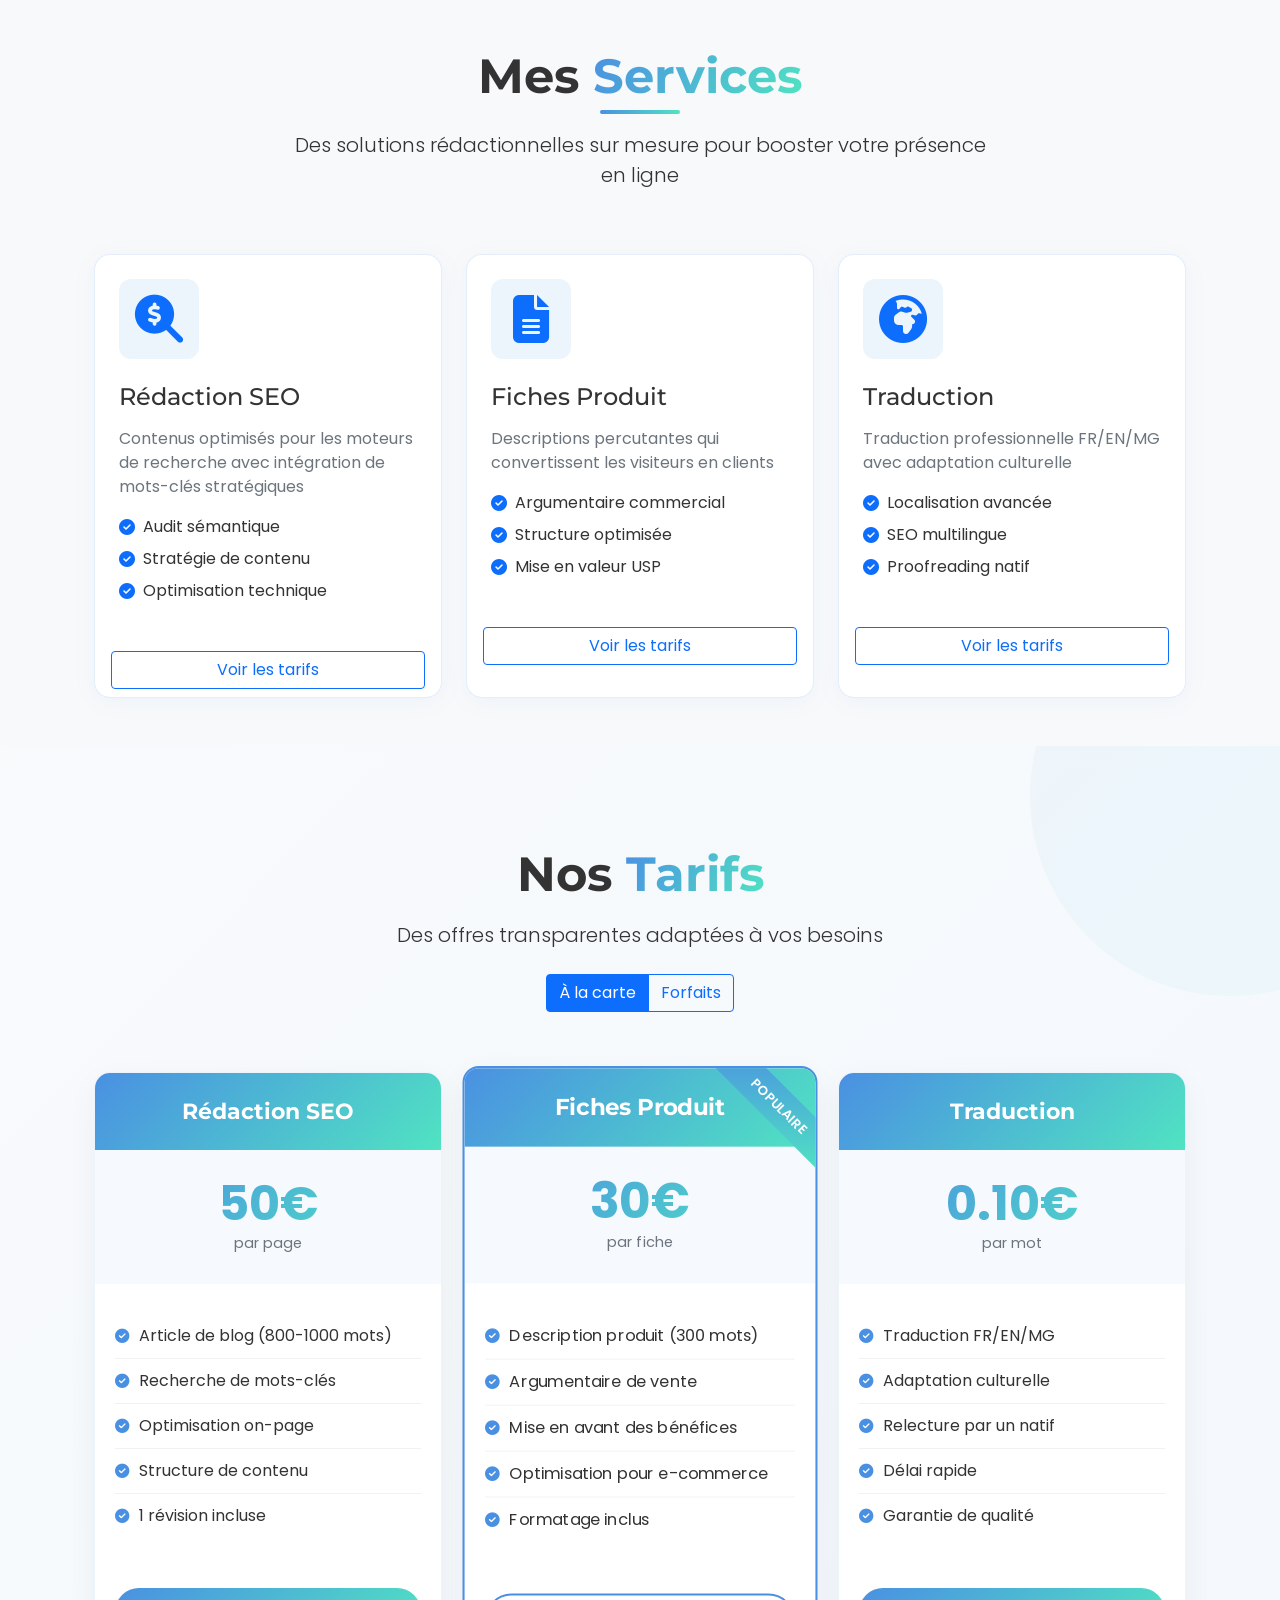
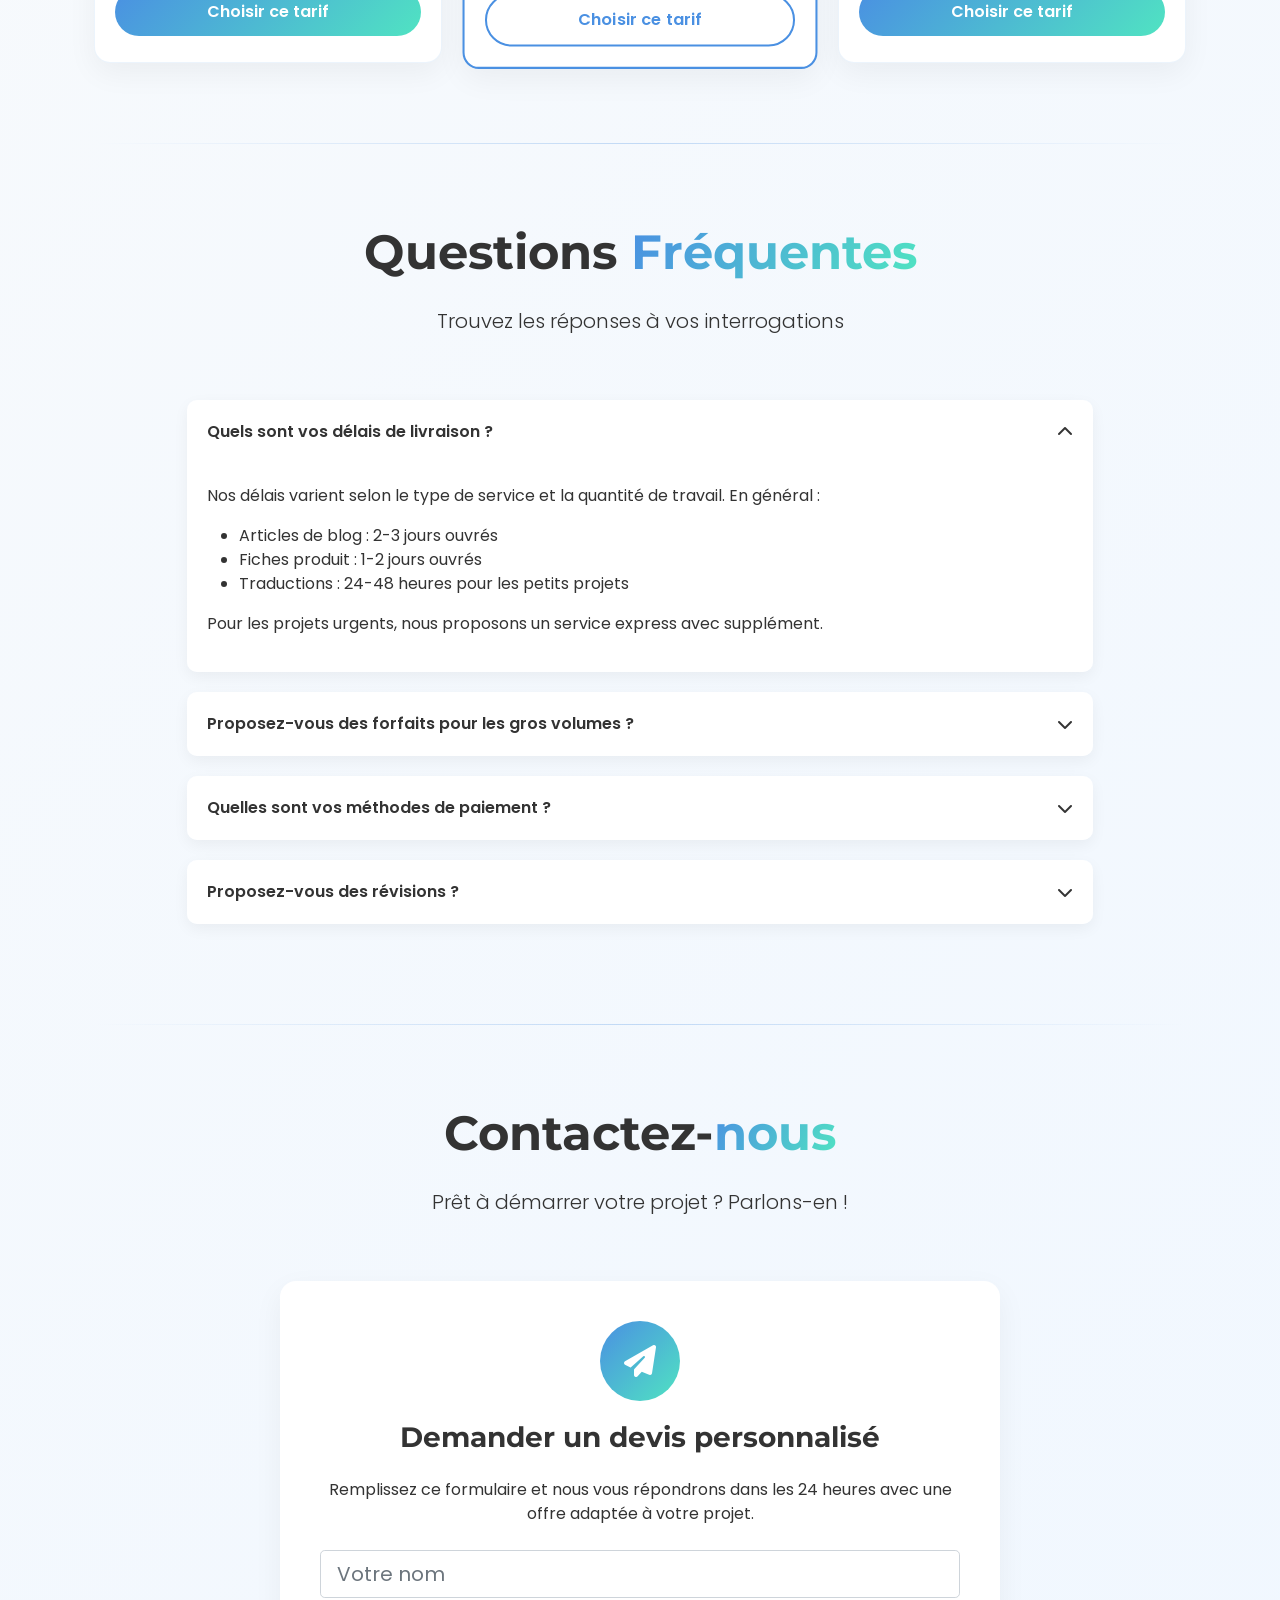
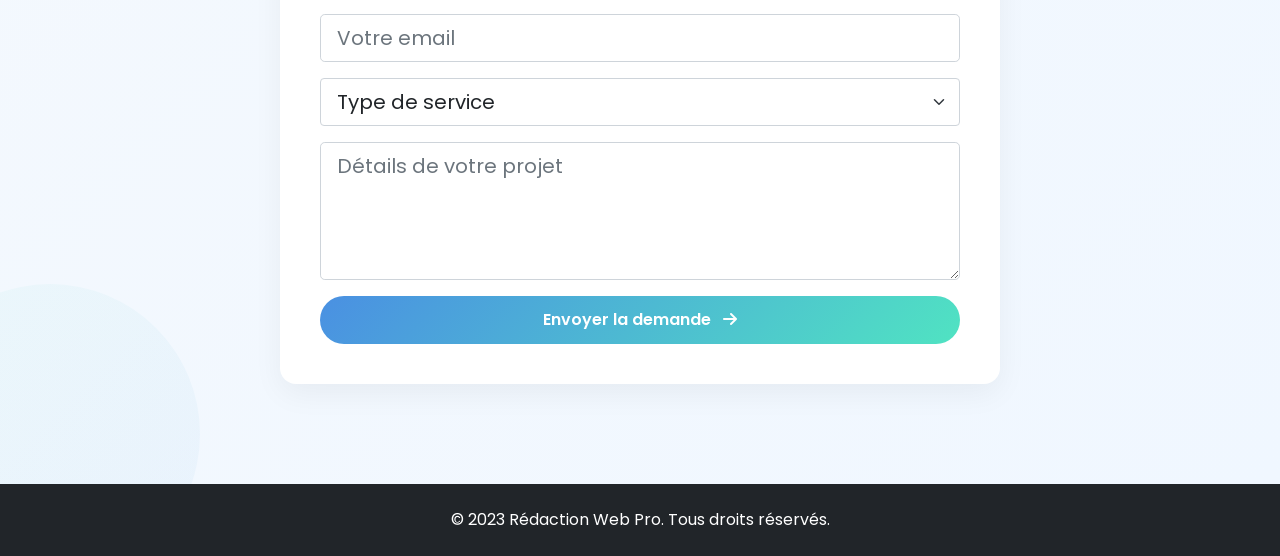
<file: faq.html>
<!DOCTYPE html>
<html lang="fr">
<head>
    <meta charset="UTF-8">
    <meta name="viewport" content="width=device-width, initial-scale=1.0">
    <title>Services et Tarifs - Rédaction Web</title>
    <link href="https://cdn.jsdelivr.net/npm/bootstrap@5.3.0/dist/css/bootstrap.min.css" rel="stylesheet">
    <link rel="stylesheet" href="https://cdnjs.cloudflare.com/ajax/libs/font-awesome/6.4.0/css/all.min.css">
    <link href="https://fonts.googleapis.com/css2?family=Montserrat:wght@400;500;600;700&family=Poppins:wght@300;400;500&display=swap" rel="stylesheet">
    <link rel="stylesheet" href="css/bootstrap.min.css">
    <style>
        :root {
            --primary: #4a90e2;
            --secondary: #50e3c2;
            --dark: #2c3e50;
            --light: #f8f9fa;
            --gray: #6c757d;
        }
        
        body {
            font-family: 'Poppins', sans-serif;
            color: #333;
            background-color: #fafbfc;
        }
        
        h1, h2, h3, h4, h5 {
            font-family: 'Montserrat', sans-serif;
            font-weight: 700;
        }
        
        .Title-underline {
            position: relative;
            display: inline-block;
        }
        
        .Title-underline::after {
            content: '';
            position: absolute;
            bottom: -8px;
            left: 50%;
            transform: translateX(-50%);
            width: 80px;
            height: 4px;
            background: linear-gradient(90deg, var(--primary), var(--secondary));
            border-radius: 2px;
        }
        
        .highlight {
            background: linear-gradient(120deg, var(--primary), var(--secondary));
            -webkit-background-clip: text;
            background-clip: text;
            color: transparent;
            font-weight: 700;
        }
        
        /* Section Services */
        .services-section {
            position: relative;
            overflow: hidden;
        }
        
        .service-card {
            background: white;
            border-radius: 16px;
            border: 1px solid rgba(74, 144, 226, 0.15);
            transition: all 0.3s cubic-bezier(0.4, 0, 0.2, 1);
            height: 100%;
            box-shadow: 0 4px 24px rgba(13, 110, 253, 0.05);
        }
        
        .service-card:hover {
            transform: translateY(-8px);
            box-shadow: 0 12px 32px rgba(13, 110, 253, 0.15);
            border-color: rgba(74, 144, 226, 0.3);
        }
        
        .icon-box {
            width: 80px;
            height: 80px;
            display: flex;
            align-items: center;
            justify-content: center;
            background: rgba(74, 144, 226, 0.1);
            border-radius: 12px;
            transition: all 0.3s ease;
        }
        
        .service-card:hover .icon-box {
            background: linear-gradient(135deg, var(--primary) 0%, var(--secondary) 100%);
            color: white !important;
        }
        
        .hover-scale {
            transition: transform 0.3s ease;
        }
        
        .hover-scale:hover {
            transform: scale(1.05);
        }
        
        /* Section Tarifs */
        .pricing-section {
            padding: 100px 0;
            background: linear-gradient(135deg, #f8fafc 0%, #f0f7ff 100%);
            position: relative;
            overflow: hidden;
        }
        
        .pricing-section::before {
            content: '';
            position: absolute;
            top: -150px;
            right: -150px;
            width: 400px;
            height: 400px;
            border-radius: 50%;
            background: linear-gradient(135deg, rgba(74, 144, 226, 0.05) 0%, rgba(80, 227, 194, 0.05) 100%);
            z-index: 0;
        }
        
        .pricing-section::after {
            content: '';
            position: absolute;
            bottom: -100px;
            left: -100px;
            width: 300px;
            height: 300px;
            border-radius: 50%;
            background: linear-gradient(135deg, rgba(80, 227, 194, 0.05) 0%, rgba(74, 144, 226, 0.05) 100%);
            z-index: 0;
        }
        
        .pricing-header {
            text-align: center;
            margin-bottom: 60px;
            position: relative;
            z-index: 1;
        }
        
        .pricing-card {
            background: white;
            border-radius: 16px;
            overflow: hidden;
            box-shadow: 0 10px 30px rgba(0, 0, 0, 0.05);
            transition: all 0.4s ease;
            position: relative;
            z-index: 1;
            height: 100%;
            border: 1px solid rgba(74, 144, 226, 0.1);
        }
        
        .pricing-card:hover {
            transform: translateY(-10px);
            box-shadow: 0 15px 40px rgba(74, 144, 226, 0.15);
        }
        
        .pricing-card.popular {
            border: 2px solid var(--primary);
            transform: scale(1.02);
            z-index: 2;
        }
        
        .pricing-card.popular:hover {
            transform: scale(1.02) translateY(-10px);
        }
        
        .popular-badge {
            position: absolute;
            top: 20px;
            right: -40px;
            background: linear-gradient(135deg, var(--primary) 0%, var(--secondary) 100%);
            color: white;
            padding: 8px 40px;
            transform: rotate(45deg);
            font-size: 0.8rem;
            font-weight: 600;
            z-index: 3;
        }
        
        .pricing-title {
            background: linear-gradient(135deg, var(--primary) 0%, var(--secondary) 100%);
            color: white;
            padding: 25px 20px;
            text-align: center;
        }
        
        .pricing-title h3 {
            margin: 0;
            font-size: 1.4rem;
        }
        
        .pricing-price {
            padding: 30px 20px;
            text-align: center;
            background: rgba(74, 144, 226, 0.05);
        }
        
        .price-amount {
            font-size: 3rem;
            font-weight: 700;
            background: linear-gradient(135deg, var(--primary) 0%, var(--secondary) 100%);
            -webkit-background-clip: text;
            background-clip: text;
            color: transparent;
            line-height: 1;
            margin-bottom: 5px;
        }
        
        .price-period {
            color: var(--gray);
            font-size: 0.9rem;
        }
        
        .pricing-features {
            padding: 30px 20px;
        }
        
        .feature-item {
            display: flex;
            align-items: center;
            padding: 10px 0;
            border-bottom: 1px solid rgba(0, 0, 0, 0.05);
        }
        
        .feature-item:last-child {
            border-bottom: none;
        }
        
        .feature-item i {
            color: var(--primary);
            margin-right: 10px;
            font-size: 0.9rem;
        }
        
        .pricing-cta {
            padding: 20px;
            text-align: center;
        }
        
        .btn-primary-gradient {
            background: linear-gradient(135deg, var(--primary) 0%, var(--secondary) 100%);
            border: none;
            color: white;
            padding: 12px 30px;
            border-radius: 30px;
            font-weight: 600;
            transition: all 0.3s ease;
            display: inline-block;
            text-align: center;
            width: 100%;
        }
        
        .btn-primary-gradient:hover {
            transform: translateY(-3px);
            box-shadow: 0 7px 15px rgba(74, 144, 226, 0.4);
        }
        
        .pricing-card.popular .btn-primary-gradient {
            background: white;
            color: var(--primary);
            border: 2px solid var(--primary);
        }
        
        .pricing-card.popular .btn-primary-gradient:hover {
            background: linear-gradient(135deg, var(--primary) 0%, var(--secondary) 100%);
            color: white;
        }
        
        .section-divider {
            height: 1px;
            background: linear-gradient(90deg, transparent, rgba(74, 144, 226, 0.3), transparent);
            margin: 80px 0;
        }
        
        .faq-item {
            margin-bottom: 20px;
            border-radius: 10px;
            overflow: hidden;
            box-shadow: 0 5px 15px rgba(0, 0, 0, 0.05);
        }
        
        .faq-question {
            background: white;
            padding: 20px;
            font-weight: 600;
            cursor: pointer;
            display: flex;
            justify-content: space-between;
            align-items: center;
            transition: all 0.3s ease;
        }
        
        .faq-question:hover {
            background: rgba(74, 144, 226, 0.05);
        }
        
        .faq-question i {
            transition: transform 0.3s ease;
        }
        
        .faq-answer {
            padding: 0 20px;
            max-height: 0;
            overflow: hidden;
            transition: all 0.3s ease;
            background: white;
        }
        
        .faq-item.active .faq-answer {
            padding: 20px;
            max-height: 500px;
        }
        
        .faq-item.active .faq-question i {
            transform: rotate(180deg);
        }
        
        .contact-card {
            background: white;
            border-radius: 16px;
            padding: 40px;
            box-shadow: 0 10px 30px rgba(0, 0, 0, 0.05);
            text-align: center;
        }
        
        .contact-icon {
            width: 80px;
            height: 80px;
            display: flex;
            align-items: center;
            justify-content: center;
            background: linear-gradient(135deg, var(--primary) 0%, var(--secondary) 100%);
            border-radius: 50%;
            margin: 0 auto 20px;
            color: white;
            font-size: 2rem;
        }
        
        @media (max-width: 768px) {
            .pricing-card.popular {
                transform: scale(1);
            }
            
            .pricing-card.popular:hover {
                transform: translateY(-10px);
            }
            
            .popular-badge {
                top: 15px;
                right: -35px;
                padding: 6px 35px;
                font-size: 0.7rem;
            }
        }
    </style>
</head>
<body>
    <!-- Section Services -->
     <section class="services-section py-5 bg-light" id="services">
        <div class="container">
            <div class="row justify-content-center mb-5">
                <div class="col-lg-8 text-center">
                    <h2 class="Title-underline display-5 fw-bold mb-4">Mes <span class="highlight">Services</span>
                    </h2>
                    <p class="lead">Des solutions rédactionnelles sur mesure pour booster votre présence en ligne</p>
                </div>
            </div>

            <div class="row g-4">
                <div class="col-md-6 col-lg-4" data-aos="fade-up">
                    <div class="service-card">
                        <div class="card-body p-4">
                            <div class="icon-box mb-4">
                                <i class="fas fa-search-dollar fa-3x text-primary"></i>
                            </div>
                            <h3 class="h4 mb-3">Rédaction SEO</h3>
                            <p class="text-secondary">Contenus optimisés pour les moteurs de recherche avec intégration
                                de mots-clés stratégiques</p>
                            <ul class="list-unstyled ps-0">
                                <li class="d-flex align-items-start mb-2">
                                    <i class="fas fa-check-circle text-primary me-2 mt-1"></i>
                                    <span>Audit sémantique</span>
                                </li>
                                <li class="d-flex align-items-start mb-2">
                                    <i class="fas fa-check-circle text-primary me-2 mt-1"></i>
                                    <span>Stratégie de contenu</span>
                                </li>
                                <li class="d-flex align-items-start">
                                    <i class="fas fa-check-circle text-primary me-2 mt-1"></i>
                                    <span>Optimisation technique</span>
                                </li>
                            </ul>
                        </div>
                        <div class="card-footer bg-transparent border-top-0">
                            <a href="#pricing" class="btn btn-outline-primary w-100 hover-scale">
                                Voir les tarifs
                            </a>
                        </div>
                    </div>
                </div>

                <div class="col-md-6 col-lg-4" data-aos="fade-up" data-aos-delay="100">
                    <div class="service-card">
                        <div class="card-body p-4">
                            <div class="icon-box mb-4">
                                <i class="fas fa-file-alt fa-3x text-primary"></i>
                            </div>
                            <h3 class="h4 mb-3">Fiches Produit</h3>
                            <p class="text-secondary">Descriptions percutantes qui convertissent les visiteurs en
                                clients</p>
                            <ul class="list-unstyled ps-0">
                                <li class="d-flex align-items-start mb-2">
                                    <i class="fas fa-check-circle text-primary me-2 mt-1"></i>
                                    <span>Argumentaire commercial</span>
                                </li>
                                <li class="d-flex align-items-start mb-2">
                                    <i class="fas fa-check-circle text-primary me-2 mt-1"></i>
                                    <span>Structure optimisée</span>
                                </li>
                                <li class="d-flex align-items-start">
                                    <i class="fas fa-check-circle text-primary me-2 mt-1"></i>
                                    <span>Mise en valeur USP</span>
                                </li>
                            </ul>
                        </div>
                        <div class="card-footer bg-transparent border-top-0">
                            <a href="#pricing" class="btn btn-outline-primary w-100 hover-scale">
                                Voir les tarifs
                            </a>
                        </div>
                    </div>
                </div>

                <div class="col-md-6 col-lg-4" data-aos="fade-up" data-aos-delay="200">
                    <div class="service-card">
                        <div class="card-body p-4">
                            <div class="icon-box mb-4">
                                <i class="fas fa-globe-africa fa-3x text-primary"></i>
                            </div>
                            <h3 class="h4 mb-3">Traduction</h3>
                            <p class="text-secondary">Traduction professionnelle FR/EN/MG avec adaptation culturelle</p>
                            <ul class="list-unstyled ps-0">
                                <li class="d-flex align-items-start mb-2">
                                    <i class="fas fa-check-circle text-primary me-2 mt-1"></i>
                                    <span>Localisation avancée</span>
                                </li>
                                <li class="d-flex align-items-start mb-2">
                                    <i class="fas fa-check-circle text-primary me-2 mt-1"></i>
                                    <span>SEO multilingue</span>
                                </li>
                                <li class="d-flex align-items-start">
                                    <i class="fas fa-check-circle text-primary me-2 mt-1"></i>
                                    <span>Proofreading natif</span>
                                </li>
                            </ul>
                        </div>
                        <div class="card-footer bg-transparent border-top-0">
                            <a href="#pricing" class="btn btn-outline-primary w-100 hover-scale">
                                Voir les tarifs
                            </a>
                        </div>
                    </div>
                </div>
            </div>
        </div>
    </section> 
    
    <!-- Section Tarifs -->
    <section class="pricing-section" id="pricing">
        <div class="container">
            <div class="pricing-header">
                <h2 class="display-5 fw-bold mb-3">Nos <span class="highlight">Tarifs</span></h2>
                <p class="lead mb-4">Des offres transparentes adaptées à vos besoins</p>
                <div class="d-flex justify-content-center">
                    <div class="btn-group" role="group">
                        <button type="button" class="btn btn-outline-primary active">À la carte</button>
                        <button type="button" class="btn btn-outline-primary">Forfaits</button>
                    </div>
                </div>
            </div>
            
            <div class="row g-4">
                <!-- Carte Tarif 1 -->
                <div class="col-md-6 col-lg-4">
                    <div class="pricing-card">
                        <div class="pricing-title">
                            <h3>Rédaction SEO</h3>
                        </div>
                        <div class="pricing-price">
                            <div class="price-amount">50€</div>
                            <div class="price-period">par page</div>
                        </div>
                        <div class="pricing-features">
                            <div class="feature-item">
                                <i class="fas fa-check-circle"></i>
                                <span>Article de blog (800-1000 mots)</span>
                            </div>
                            <div class="feature-item">
                                <i class="fas fa-check-circle"></i>
                                <span>Recherche de mots-clés</span>
                            </div>
                            <div class="feature-item">
                                <i class="fas fa-check-circle"></i>
                                <span>Optimisation on-page</span>
                            </div>
                            <div class="feature-item">
                                <i class="fas fa-check-circle"></i>
                                <span>Structure de contenu</span>
                            </div>
                            <div class="feature-item">
                                <i class="fas fa-check-circle"></i>
                                <span>1 révision incluse</span>
                            </div>
                        </div>
                        <div class="pricing-cta">
                            <a href="#contact" class="btn btn-primary-gradient">Choisir ce tarif</a>
                        </div>
                    </div>
                </div>
                
                <!-- Carte Tarif 2 (Populaire) -->
                <div class="col-md-6 col-lg-4">
                    <div class="pricing-card popular">
                        <div class="popular-badge">POPULAIRE</div>
                        <div class="pricing-title">
                            <h3>Fiches Produit</h3>
                        </div>
                        <div class="pricing-price">
                            <div class="price-amount">30€</div>
                            <div class="price-period">par fiche</div>
                        </div>
                        <div class="pricing-features">
                            <div class="feature-item">
                                <i class="fas fa-check-circle"></i>
                                <span>Description produit (300 mots)</span>
                            </div>
                            <div class="feature-item">
                                <i class="fas fa-check-circle"></i>
                                <span>Argumentaire de vente</span>
                            </div>
                            <div class="feature-item">
                                <i class="fas fa-check-circle"></i>
                                <span>Mise en avant des bénéfices</span>
                            </div>
                            <div class="feature-item">
                                <i class="fas fa-check-circle"></i>
                                <span>Optimisation pour e-commerce</span>
                            </div>
                            <div class="feature-item">
                                <i class="fas fa-check-circle"></i>
                                <span>Formatage inclus</span>
                            </div>
                        </div>
                        <div class="pricing-cta">
                            <a href="#contact" class="btn btn-primary-gradient">Choisir ce tarif</a>
                        </div>
                    </div>
                </div>
                
                <!-- Carte Tarif 3 -->
                <div class="col-md-6 col-lg-4">
                    <div class="pricing-card">
                        <div class="pricing-title">
                            <h3>Traduction</h3>
                        </div>
                        <div class="pricing-price">
                            <div class="price-amount">0.10€</div>
                            <div class="price-period">par mot</div>
                        </div>
                        <div class="pricing-features">
                            <div class="feature-item">
                                <i class="fas fa-check-circle"></i>
                                <span>Traduction FR/EN/MG</span>
                            </div>
                            <div class="feature-item">
                                <i class="fas fa-check-circle"></i>
                                <span>Adaptation culturelle</span>
                            </div>
                            <div class="feature-item">
                                <i class="fas fa-check-circle"></i>
                                <span>Relecture par un natif</span>
                            </div>
                            <div class="feature-item">
                                <i class="fas fa-check-circle"></i>
                                <span>Délai rapide</span>
                            </div>
                            <div class="feature-item">
                                <i class="fas fa-check-circle"></i>
                                <span>Garantie de qualité</span>
                            </div>
                        </div>
                        <div class="pricing-cta">
                            <a href="#contact" class="btn btn-primary-gradient">Choisir ce tarif</a>
                        </div>
                    </div>
                </div>
            </div>
            
            <!-- Section FAQ -->
            <div class="section-divider"></div>
            
            <div class="row justify-content-center mt-5">
                <div class="col-lg-8 text-center mb-5">
                    <h2 class="display-5 fw-bold mb-4">Questions <span class="highlight">Fréquentes</span></h2>
                    <p class="lead">Trouvez les réponses à vos interrogations</p>
                </div>
            </div>
            
            <div class="row justify-content-center">
                <div class="col-lg-10">
                    <div class="faq-item active">
                        <div class="faq-question">
                            <span>Quels sont vos délais de livraison ?</span>
                            <i class="fas fa-chevron-down"></i>
                        </div>
                        <div class="faq-answer">
                            <p>Nos délais varient selon le type de service et la quantité de travail. En général :</p>
                            <ul>
                                <li>Articles de blog : 2-3 jours ouvrés</li>
                                <li>Fiches produit : 1-2 jours ouvrés</li>
                                <li>Traductions : 24-48 heures pour les petits projets</li>
                            </ul>
                            <p>Pour les projets urgents, nous proposons un service express avec supplément.</p>
                        </div>
                    </div>
                    
                    <div class="faq-item">
                        <div class="faq-question">
                            <span>Proposez-vous des forfaits pour les gros volumes ?</span>
                            <i class="fas fa-chevron-down"></i>
                        </div>
                        <div class="faq-answer">
                            <p>Absolument ! Nous offrons des tarifs préférentiels pour les commandes régulières ou les gros volumes :</p>
                            <ul>
                                <li>Pack de 10 articles : -15%</li>
                                <li>Pack de 20 fiches produits : -20%</li>
                                <li>Traduction de plus de 10 000 mots : -10%</li>
                            </ul>
                            <p>Contactez-nous pour une offre personnalisée adaptée à vos besoins.</p>
                        </div>
                    </div>
                    
                    <div class="faq-item">
                        <div class="faq-question">
                            <span>Quelles sont vos méthodes de paiement ?</span>
                            <i class="fas fa-chevron-down"></i>
                        </div>
                        <div class="faq-answer">
                            <p>Nous acceptons plusieurs méthodes de paiement pour votre convenance :</p>
                            <ul>
                                <li>Virement bancaire</li>
                                <li>PayPal</li>
                                <li>Carte bancaire (via Stripe)</li>
                                <li>Transferwise (pour les paiements internationaux)</li>
                            </ul>
                            <p>Les paiements sont généralement exigés à la commande ou à la livraison selon le type de projet.</p>
                        </div>
                    </div>
                    
                    <div class="faq-item">
                        <div class="faq-question">
                            <span>Proposez-vous des révisions ?</span>
                            <i class="fas fa-chevron-down"></i>
                        </div>
                        <div class="faq-answer">
                            <p>Oui, chaque prestation inclut une révision gratuite dans les 7 jours suivant la livraison. Cette révision couvre :</p>
                            <ul>
                                <li>Corrections mineures</li>
                                <li>Ajustements de ton</li>
                                <li>Modifications mineures demandées</li>
                            </ul>
                            <p>Les demandes de révision substantielles ou de changement de direction peuvent entraîner des frais supplémentaires.</p>
                        </div>
                    </div>
                </div>
            </div>
            
            <!-- Section Contact -->
            <div class="section-divider"></div>
            
            <div class="row justify-content-center mt-5" id="contact">
                <div class="col-lg-8 text-center mb-5">
                    <h2 class="display-5 fw-bold mb-4">Contactez-<span class="highlight">nous</span></h2>
                    <p class="lead">Prêt à démarrer votre projet ? Parlons-en !</p>
                </div>
            </div>
            
            <div class="row justify-content-center">
                <div class="col-lg-8">
                    <div class="contact-card">
                        <div class="contact-icon">
                            <i class="fas fa-paper-plane"></i>
                        </div>
                        <h3 class="mb-4">Demander un devis personnalisé</h3>
                        <p class="mb-4">Remplissez ce formulaire et nous vous répondrons dans les 24 heures avec une offre adaptée à votre projet.</p>
                        
                        <form>
                            <div class="mb-3">
                                <input type="text" class="form-control form-control-lg" placeholder="Votre nom">
                            </div>
                            <div class="mb-3">
                                <input type="email" class="form-control form-control-lg" placeholder="Votre email">
                            </div>
                            <div class="mb-3">
                                <select class="form-select form-select-lg">
                                    <option selected>Type de service</option>
                                    <option>Rédaction SEO</option>
                                    <option>Fiches Produit</option>
                                    <option>Traduction</option>
                                    <option>Autre</option>
                                </select>
                            </div>
                            <div class="mb-3">
                                <textarea class="form-control form-control-lg" rows="4" placeholder="Détails de votre projet"></textarea>
                            </div>
                            <div class="d-grid">
                                <button type="submit" class="btn btn-primary-gradient">
                                    Envoyer la demande <i class="fas fa-arrow-right ms-2"></i>
                                </button>
                            </div>
                        </form>
                    </div>
                </div>
            </div>
        </div>
    </section>
    
    <footer class="py-4 bg-dark text-white text-center">
        <div class="container">
            <p class="mb-0">© 2023 Rédaction Web Pro. Tous droits réservés.</p>
        </div>
    </footer>

    <script>
        // Script pour les FAQ
        document.querySelectorAll('.faq-question').forEach(question => {
            question.addEventListener('click', () => {
                const faqItem = question.parentElement;
                faqItem.classList.toggle('active');
            });
        });
        
        // Script pour la navigation
        document.querySelectorAll('a[href^="#"]').forEach(anchor => {
            anchor.addEventListener('click', function (e) {
                e.preventDefault();
                
                document.querySelector(this.getAttribute('href')).scrollIntoView({
                    behavior: 'smooth'
                });
            });
        });
    </script>
</body>
</html>
</file>
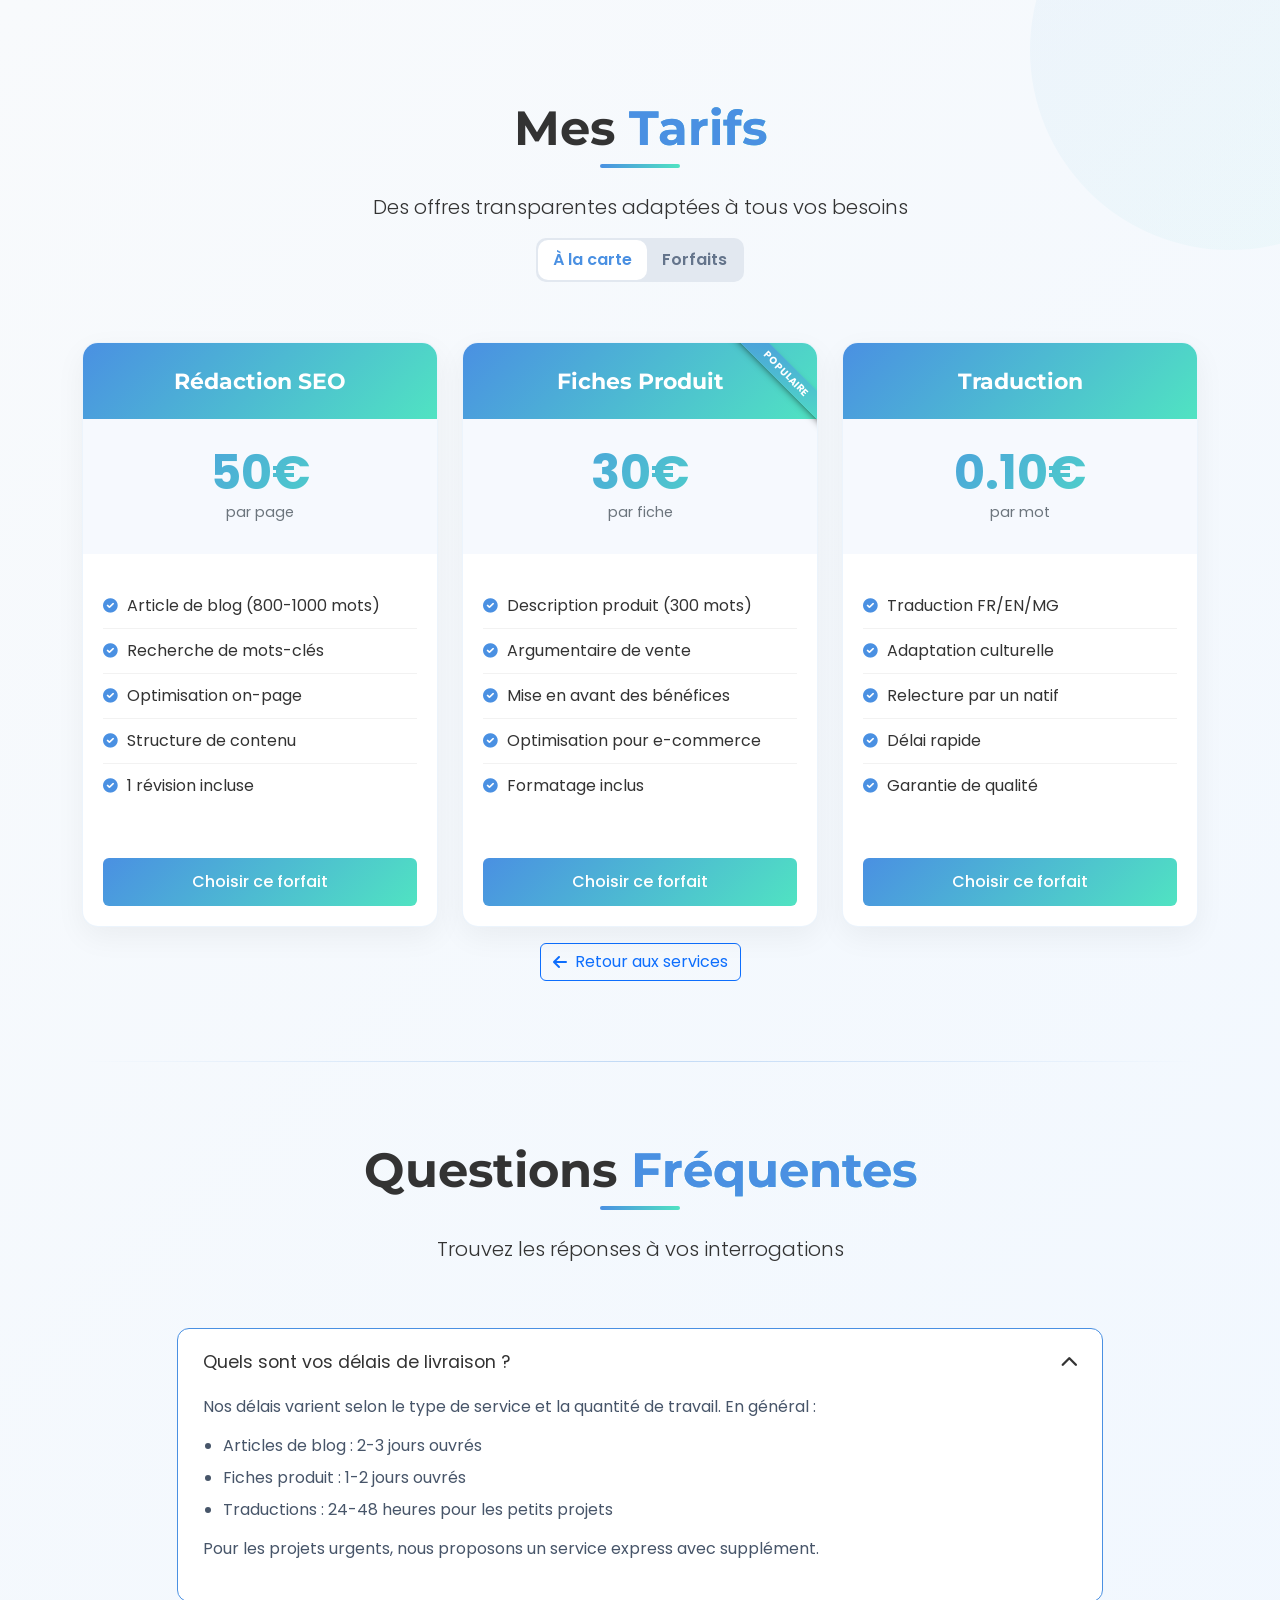
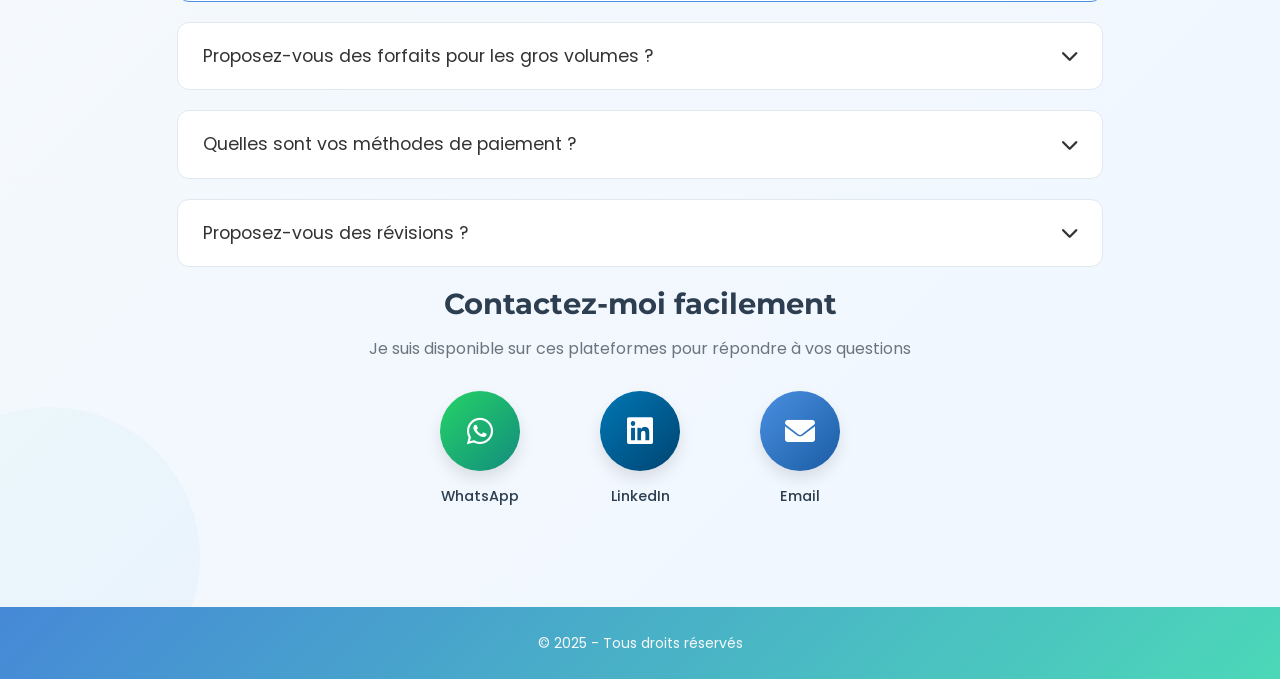
<file: tarif.html>
<!DOCTYPE html>
<html lang="fr">

<head>
    <meta charset="UTF-8">
    <meta name="viewport" content="width=device-width, initial-scale=1.0">
    <title>Services et Tarifs - Rédaction Web</title>
    <link rel="preconnect" href="https://fonts.googleapis.com">
    <link rel="preconnect" href="https://fonts.gstatic.com" crossorigin>
    <!-- Favicons -->
    <link href="img/logo/logo-icon.png" rel="icon">
    <link href="assets/img/apple-touch-icon.png" rel="apple-touch-icon">
  <link
        href="https://fonts.googleapis.com/css2?family=Roboto:ital,wght@0,100;0,300;0,400;0,500;0,700;0,900;1,100;1,300;1,400;1,500;1,700;1,900&display=swap"
        rel="stylesheet">
    <link rel="stylesheet" href="https://cdnjs.cloudflare.com/ajax/libs/font-awesome/6.7.2/css/all.min.css">
    <link rel="stylesheet" href="css/font-awesome.min.css">
    <link rel="stylesheet" href="https://cdn.jsdelivr.net/npm/bootstrap-icons/font/bootstrap-icons.css">
    <!-- <link rel="stylesheet" href="css/font-awesome.min.css"> -->
    <link href="https://cdn.jsdelivr.net/npm/bootstrap@5.3.0/dist/css/bootstrap.min.css" rel="stylesheet">
    <!-- <link rel="stylesheet" href="https://cdnjs.cloudflare.com/ajax/libs/font-awesome/6.4.0/css/all.min.css"> -->
    <link
        href="https://fonts.googleapis.com/css2?family=Montserrat:wght@400;500;600;700&family=Poppins:wght@300;400;500&display=swap"
        rel="stylesheet">
    <link rel="stylesheet" href="css/style.css">
    <link rel="stylesheet" href="css/pricing.css">
</head>

<body>

    <!-- Section Tarifs -->
    <section class="pricing-section" id="pricing">
        <div class="container">
            <div class="pricing-header">
                <h2 class="Title-underline display-5 fw-bold mb-4">Mes <span class="highlight">Tarifs</span></h2>
                <p class="lead">Des offres transparentes adaptées à tous vos besoins</p>

                <div class="pricing-toggle">
                    <button type="button" class="active" id="alaCarteBtn">À la carte</button>
                    <button type="button" id="forfaitBtn">Forfaits</button>
                </div>
            </div>
            <!-- À la carte pricing -->
            <div class="row g-4" id="alaCartePricing">
                <!-- Carte Tarif 1 -->
                <div class="col-md-6 col-lg-4">
                    <div class="pricing-card">
                        <div class="pricing-title">
                            <h3>Rédaction SEO</h3>
                        </div>
                        <div class="pricing-price">
                            <div class="price-amount">50€</div>
                            <div class="price-period">par page</div>
                        </div>
                        <div class="pricing-features">
                            <div class="feature-item">
                                <i class="fas fa-check-circle"></i>
                                <span>Article de blog (800-1000 mots)</span>
                            </div>
                            <div class="feature-item">
                                <i class="fas fa-check-circle"></i>
                                <span>Recherche de mots-clés</span>
                            </div>
                            <div class="feature-item">
                                <i class="fas fa-check-circle"></i>
                                <span>Optimisation on-page</span>
                            </div>
                            <div class="feature-item">
                                <i class="fas fa-check-circle"></i>
                                <span>Structure de contenu</span>
                            </div>
                            <div class="feature-item">
                                <i class="fas fa-check-circle"></i>
                                <span>1 révision incluse</span>
                            </div>
                        </div>
                        <div class="pricing-cta">
                            <a href="mailto:murielsmartcontent@gmail.com" target="_blank"
                                class="btn btn-primary-gradient">Choisir ce forfait</a>
                        </div>
                    </div>
                </div>

                <!-- Carte Tarif 2 (Populaire) -->
                <div class="col-md-6 col-lg-4">
                    <div class="pricing-card">
                        <div class="ribbon"><span>POPULAIRE</span></div>
                        <div class="pricing-title">
                            <h3>Fiches Produit</h3>
                        </div>
                        <div class="pricing-price">
                            <div class="price-amount">30€</div>
                            <div class="price-period">par fiche</div>
                        </div>
                        <div class="pricing-features">
                            <div class="feature-item">
                                <i class="fas fa-check-circle"></i>
                                <span>Description produit (300 mots)</span>
                            </div>
                            <div class="feature-item">
                                <i class="fas fa-check-circle"></i>
                                <span>Argumentaire de vente</span>
                            </div>
                            <div class="feature-item">
                                <i class="fas fa-check-circle"></i>
                                <span>Mise en avant des bénéfices</span>
                            </div>
                            <div class="feature-item">
                                <i class="fas fa-check-circle"></i>
                                <span>Optimisation pour e-commerce</span>
                            </div>
                            <div class="feature-item">
                                <i class="fas fa-check-circle"></i>
                                <span>Formatage inclus</span>
                            </div>
                        </div>
                        <div class="pricing-cta">
                            <a href="mailto:murielsmartcontent@gmail.com" target="_blank"
                                class="btn btn-primary-gradient">Choisir ce forfait</a>
                        </div>
                    </div>
                </div>

                <!-- Carte Tarif 3 -->
                <div class="col-md-6 col-lg-4">
                    <div class="pricing-card">
                        <div class="pricing-title">
                            <h3>Traduction</h3>
                        </div>
                        <div class="pricing-price">
                            <div class="price-amount">0.10€</div>
                            <div class="price-period">par mot</div>
                        </div>
                        <div class="pricing-features">
                            <div class="feature-item">
                                <i class="fas fa-check-circle"></i>
                                <span>Traduction FR/EN/MG</span>
                            </div>
                            <div class="feature-item">
                                <i class="fas fa-check-circle"></i>
                                <span>Adaptation culturelle</span>
                            </div>
                            <div class="feature-item">
                                <i class="fas fa-check-circle"></i>
                                <span>Relecture par un natif</span>
                            </div>
                            <div class="feature-item">
                                <i class="fas fa-check-circle"></i>
                                <span>Délai rapide</span>
                            </div>
                            <div class="feature-item">
                                <i class="fas fa-check-circle"></i>
                                <span>Garantie de qualité</span>
                            </div>
                        </div>
                        <div class="pricing-cta">
                            <a href="mailto:murielsmartcontent@gmail.com" target="_blank"
                                class="btn btn-primary-gradient">Choisir ce forfait</a>
                        </div>
                    </div>
                </div>
            </div>
            <!-- Forfaits pricing -->
            <div class="row g-4" id="forfaitPricing" style="display: none;">
                <!-- Forfait Starter -->
                <div class="col-md-6 col-lg-4">
                    <div class="pricing-card">
                        <div class="pricing-title">
                            <h3>Forfait Starter</h3>
                        </div>
                        <div class="pricing-price">
                            <div class="price-amount">350€</div>
                            <div class="price-period">par mois</div>
                        </div>
                        <div class="pricing-features">
                            <div class="feature-item">
                                <i class="fas fa-check-circle"></i>
                                <span>5 articles SEO/mois</span>
                            </div>
                            <div class="feature-item">
                                <i class="fas fa-check-circle"></i>
                                <span>Recherche de mots-clés</span>
                            </div>
                            <div class="feature-item">
                                <i class="fas fa-check-circle"></i>
                                <span>Optimisation on-page</span>
                            </div>
                            <div class="feature-item">
                                <i class="fas fa-check-circle"></i>
                                <span>Structure de contenu</span>
                            </div>
                            <div class="feature-item">
                                <i class="fas fa-check-circle"></i>
                                <span>2 révisions incluses</span>
                            </div>
                        </div>
                        <div class="pricing-cta">
                            <a href="mailto:murielsmartcontent@gmail.com" target="_blank"
                                class="btn btn-primary-gradient">Choisir ce forfait</a>
                        </div>
                    </div>
                </div>

                <!-- Forfait Pro (Populaire) -->
                <div class="col-md-6 col-lg-4 popular">
                    <div class="pricing-card">
                        <div class="ribbon"><span>MENSUEL</span></div>
                        <div class="pricing-title">
                            <h3>Forfait Pro</h3>
                        </div>
                        <div class="pricing-price">
                            <div class="price-amount">2000€</div>
                            <div class="price-period">par mois</div>
                        </div>
                        <div class="pricing-features">
                            <div class="feature-item">
                                <i class="fas fa-check-circle"></i>
                                <span>10 articles SEO/mois</span>
                            </div>
                            <div class="feature-item">
                                <i class="fas fa-check-circle"></i>
                                <span>15 fiches produit/mois</span>
                            </div>
                            <div class="feature-item">
                                <i class="fas fa-check-circle"></i>
                                <span>Optimisation e-commerce</span>
                            </div>
                            <div class="feature-item">
                                <i class="fas fa-check-circle"></i>
                                <span>Stratégie de contenu</span>
                            </div>
                            <div class="feature-item">
                                <i class="fas fa-check-circle"></i>
                                <span>Révisions illimitées</span>
                            </div>
                        </div>
                        <div class="pricing-cta">
                            <a href="mailto:murielsmartcontent@gmail.com" target="_blank"
                                class="btn btn-primary-gradient">Choisir ce forfait</a>
                        </div>
                    </div>
                </div>

                <!-- Forfait Premium -->
                <div class="col-md-6 col-lg-4">
                    <div class="pricing-card">
                        <div class="ribbon"><span>ÉCONOMIQUE</span></div>
                        <div class="pricing-title">
                            <h3>Forfait Premium</h3>
                        </div>
                        <div class="pricing-price">
                            <div class="price-amount">2500€</div>
                            <div class="price-period">par mois</div>
                        </div>
                        <div class="pricing-features">
                            <div class="feature-item">
                                <i class="fas fa-check-circle"></i>
                                <span>20 articles SEO/mois</span>
                            </div>
                            <div class="feature-item">
                                <i class="fas fa-check-circle"></i>
                                <span>30 fiches produit/mois</span>
                            </div>
                            <div class="feature-item">
                                <i class="fas fa-check-circle"></i>
                                <span>Traduction jusqu'à 5000 mots</span>
                            </div>
                            <div class="feature-item">
                                <i class="fas fa-check-circle"></i>
                                <span>Stratégie de contenu avancée</span>
                            </div>
                            <div class="feature-item">
                                <i class="fas fa-check-circle"></i>
                                <span>Support prioritaire</span>
                            </div>
                        </div>
                        <div class="pricing-cta">
                            <a href="mailto:murielsmartcontent@gmail.com" target="_blank"
                                class="btn btn-primary-gradient">Choisir ce forfait</a>
                        </div>
                    </div>
                </div>
            </div>
            <!-- retour service -->
            <div class="back-to-services mt-3 ">
                <button type="button" class="btn btn-outline-primary"
                    onclick="window.location.href='index.html#services';">
                    <i class="fas fa-arrow-left me-2"></i> Retour aux services
                </button>
            </div>
            <!-- Section FAQ -->
            <div class="section-divider"></div>

            <div class="row justify-content-center">
                <div class="col-lg-8 text-center mb-5">
                    <h2 class="Title-underline display-5 fw-bold mb-4">Questions <span
                            class="highlight">Fréquentes</span></h2>
                    <p class="lead">Trouvez les réponses à vos interrogations</p>
                </div>
            </div>

            <div class="row justify-content-center">
                <div class="col-lg-10">
                    <div class="faq-item active">
                        <div class="faq-question">
                            <span>Quels sont vos délais de livraison ?</span>
                            <i class="fas fa-chevron-down"></i>
                        </div>
                        <div class="faq-answer">
                            <p>Nos délais varient selon le type de service et la quantité de travail. En général :</p>
                            <ul>
                                <li>Articles de blog : 2-3 jours ouvrés</li>
                                <li>Fiches produit : 1-2 jours ouvrés</li>
                                <li>Traductions : 24-48 heures pour les petits projets</li>
                            </ul>
                            <p>Pour les projets urgents, nous proposons un service express avec supplément.</p>
                        </div>
                    </div>

                    <div class="faq-item">
                        <div class="faq-question">
                            <span>Proposez-vous des forfaits pour les gros volumes ?</span>
                            <i class="fas fa-chevron-down"></i>
                        </div>
                        <div class="faq-answer">
                            <p>Absolument ! Nous offrons des tarifs préférentiels pour les commandes régulières ou les
                                gros volumes :</p>
                            <ul>
                                <li>Pack de 10 articles : -15%</li>
                                <li>Pack de 20 fiches produits : -20%</li>
                                <li>Traduction de plus de 10 000 mots : -10%</li>
                            </ul>
                            <p>Contactez-nous pour une offre personnalisée adaptée à vos besoins.</p>
                        </div>
                    </div>

                    <div class="faq-item">
                        <div class="faq-question">
                            <span>Quelles sont vos méthodes de paiement ?</span>
                            <i class="fas fa-chevron-down"></i>
                        </div>
                        <div class="faq-answer">
                            <p>Nous acceptons plusieurs méthodes de paiement pour votre convenance :</p>
                            <ul>
                                <li>Virement bancaire</li>
                                <li>PayPal</li>
                                <li>Carte bancaire (via Stripe)</li>
                                <li>Transferwise (pour les paiements internationaux)</li>
                            </ul>
                            <p>Les paiements sont généralement exigés à la commande ou à la livraison selon le type de
                                projet.</p>
                        </div>
                    </div>

                    <div class="faq-item">
                        <div class="faq-question">
                            <span>Proposez-vous des révisions ?</span>
                            <i class="fas fa-chevron-down"></i>
                        </div>
                        <div class="faq-answer">
                            <p>Oui, chaque prestation inclut une révision gratuite dans les 7 jours suivant la
                                livraison. Cette révision couvre :</p>
                            <ul>
                                <li>Corrections mineures</li>
                                <li>Ajustements de ton</li>
                                <li>Modifications mineures demandées</li>
                            </ul>
                            <p>Les demandes de révision substantielles ou de changement de direction peuvent entraîner
                                des frais supplémentaires.</p>
                        </div>
                    </div>
                </div>
            </div>
        </div>
        <div class="container">
            <div class="contact-container">
                <div class="contact-section-title">
                    <h3>Contactez-moi facilement</h3>
                    <p>Je suis disponible sur ces plateformes pour répondre à vos questions</p>
                </div>

                <div class="contact-icons">
                    <a href="https://wa.me/1234567890" target="_blank" class="contact-icone whatsapp">
                        <div class="icon-wrapper">
                            <i class="fab fa-whatsapp"></i>
                        </div>
                        <span class="contact-label">WhatsApp</span>
                    </a>

                    <a href="https://www.linkedin.com/in/votreprofil" target="_blank" class="contact-icone linkedin">
                        <div class="icon-wrapper">
                            <i class="fab fa-linkedin"></i>
                        </div>
                        <span class="contact-label">LinkedIn</span>
                    </a>

                    <a href="mailto:murielsmartcontent@gmail.com" class="contact-icone email">
                        <div class="icon-wrapper">
                            <i class="fas fa-envelope"></i>
                        </div>
                        <span class="contact-label">Email</span>
                    </a>
                </div>
            </div>
        </div>
    </section>

    <!-- Section Contact - Nouvelle position -->


    <!-- Footer -->
    <footer class="footer-section py-4 mt-auto">
        <div class="text-center">
            <small class="text-light">&copy; 2025 - Tous droits réservés</small>
        </div>
    </footer>
    <button id="toTopBtn" title="Go to top">
        <i class="bi bi-chevron-bar-up  toTopBtnUp"></i>
    </button>
    <script src="https://cdn.jsdelivr.net/npm/bootstrap@5.3.0/dist/js/bootstrap.bundle.min.js"></script>
    <script src="js/main.js"></script>
    <script src="js/pricing.js"></script>
</body>

</html>
</file>
<file: css/style.css>
@import url("https://fonts.googleapis.com/css2?family=Space+Grotesk:wght@300;400;500;600;700&display=swap");
:root {
  /* --primary: #0d6efd; */
  --primary: #4a90e2;
  --secondary: #50e3c2;
  --secondary: #8892b0;
  --text-light: #ffff;
  --light: #f8fafc;
  --custom-gradient: linear-gradient(
    135deg,
    var(--secondary) 0%,
    var(--primary) 100%
  );
  --gradient: linear-gradient(135deg, var(--primary) 0%, var(--secondary) 100%);
  --semji-gradient: linear-gradient(135deg, #8a2be2 0%, #ff69b4 100%);
}
* {
  margin: 0;
  padding: 0;
  box-sizing: border-box;
}

body {
  font-family: "Segoe UI", Tahoma, Geneva, Verdana, sans-serif;
  background-color: #f8fafc;
  color: #334155;
}

.custum-navbar {
  position: fixed;
  width: 100%;
  z-index: 1000;
  transition: all 0.4s cubic-bezier(0.4, 0, 0.2, 1);
  background: transparent;
}

.custum-navbar.scrolled {
  background: linear-gradient(135deg, #4a90e2 0%, #50e3c2 100%) !important;
  backdrop-filter: blur(8px);
  box-shadow: 0 4px 12px rgba(0, 0, 0, 0.1);
}

.custum-navbar.scrolled .nav-link {
  color: white !important;
}
.custum-navbar.scrolled .logo-text {
  background: none;
  -webkit-text-fill-color: white;
  color: white;
}
.custum-navbar.scrolled .btn-contact {
  border: 2px solid var(--light);
}
.custum-navbar .nav-link {
  color: white !important;
  text-transform: uppercase;
  font-weight: 500;
  letter-spacing: 0.03em;
  white-space: nowrap;
  margin: 0 1rem;
  transition: all 0.3s ease;
  position: relative;
  padding: 8px 0;
}
/* Effet au survol */
.custum-navbar .nav-link:not(.active):not(.dropdown-toggle)::after {
  content: "";
  position: absolute;
  bottom: 0;
  left: 0;
  width: 100%;
  height: 2px;
  background-color: rgba(255, 255, 255, 0.5);
  transform: scaleX(0);
  transform-origin: center;
  transition: transform 0.3s ease;
}

.custum-navbar .nav-link:hover:not(.active):not(.dropdown-toggle)::after {
  transform: scaleX(1);
}
.custum-navbar .navbar-brand {
  display: flex;
  align-items: center;
  text-decoration: none;
}

.navbar-brand i {
  font-size: 1.3rem;
  color: var(--light);
}

.logo-text {
  font-family: "Poppins", sans-serif;
  font-weight: 700;
  font-size: 1.5rem;
  background: var(--light);
  -webkit-background-clip: text;
  -webkit-text-fill-color: transparent;
  transition: background 0.3s ease;
}

.nav-menu > li > a:before {
  content: "";
  position: absolute;
  width: 100%;
  height: 2px;
  bottom: 0;
  left: 0;
  background-color: #2dc997;
}
.custom-toggler.navbar-toggler {
  border: none;
  padding: 0.25rem;
  width: 2.5rem;
  height: 2.5rem;
  position: relative;
  transition: all 0.3s ease;
}

.custom-toggler .toggler-icon {
  display: block;
  position: absolute;
  width: 24px;
  height: 2px;
  background: var(--light);
  top: 50%;
  left: 50%;
  transform: translate(-50%, -50%);
  transition: all 0.3s ease;
}

.custom-toggler .toggler-icon::before,
.custom-toggler .toggler-icon::after {
  content: "";
  position: absolute;
  width: 24px;
  height: 2px;
  background: var(--light);
  transition: all 0.3s ease;
}

.custom-toggler .toggler-icon::before {
  transform: translateY(-8px);
}

.custom-toggler .toggler-icon::after {
  transform: translateY(8px);
}

.custom-toggler[aria-expanded="true"] .toggler-icon {
  background: transparent;
}

.custom-toggler[aria-expanded="true"] .toggler-icon::before {
  transform: rotate(45deg) translate(5px, -5px);
}

.custom-toggler[aria-expanded="true"] .toggler-icon::after {
  transform: rotate(-45deg) translate(5px, 5px);
}

.custum-navbar .dropdown-toggle::after {
  border: none;
  content: "\f107"; /* Flèche droite de Font Awesome */
  font-family: "Font Awesome 5 Free";
  font-weight: 900;
  vertical-align: middle;
  margin-left: 8px;
}

.custum-navbar .dropdown .dropdown-toggle[aria-expanded="true"]::after {
  transform: rotate(-180deg) !important;
  transition: transform 0.7s;
}

.mega-menu-modern {
  padding: 1.2rem;
  background: rgba(255, 255, 255, 0.9);
  backdrop-filter: blur(10px);
  border-radius: 0.5rem;
  min-width: 800px;
  display: none;
  margin-top: 0.7rem;
  box-shadow: 0 8px 30px rgba(0, 0, 0, 0.2);
  transition: all 0.4s ease;
  transition: all 0.4s ease;
  border: 1px solid rgba(0, 0, 0, 0.05);
}

.mega-column a {
  display: block;
  color: #333;
  text-decoration: none;
  margin-bottom: 0.7rem;
  transition: all 0.3s;
  padding: 6px 10px;
  border-radius: 6px;
  position: relative;
  overflow: hidden;
  z-index: 1;
}
.mega-column a::before {
  content: "";
  position: absolute;
  top: 0;
  left: 0;
  width: 100%;
  height: 100%;
  background: var(--custom-gradient);
  opacity: 0;
  z-index: -1;
  transition: opacity 0.3s ease;
  border-radius: 4px;
}
/* Animation de la bordure */
.mega-column a::after {
  content: "";
  position: absolute;
  bottom: 0;
  left: 0;
  width: 0;
  height: 2px;
  background: var(--custom-gradient);
  transition: width 0.4s ease;
}

/* Effet au survol */
.mega-column a:hover {
  color: var(--light) !important;
  transform: translateX(5px);
}

.mega-column a:hover::before {
  opacity: 1;
}

.mega-column a:hover::after {
  width: 100%;
}
.mega-column a.autres-link::after {
  content: "\f105";
  color: var(--primary);
  font-family: "Font Awesome 5 Free";
  font-weight: 900;
  vertical-align: middle;
  font-size: 0.9em;
  margin-left: 6px;
  transition: transform 0.3s ease;
  position: relative;
  background: transparent;
  width: auto;
  height: auto;
}

.mega-column a.autres-link:hover::after {
  transform: translateX(5px);
  color: white !important;
}

.nav-item.dropdown:hover .mega-menu-modern {
  display: block;
  position: absolute;
  top: 100%;
  left: 50%;
  transform: translateX(-50%);
  z-index: 1000;
}

.mega-content {
  display: grid;
  grid-template-columns: repeat(3, 1fr);
  gap: 2rem;
}

.mega-column h6 {
  font-weight: 700;
  margin-bottom: 1rem;
  color: #4a90e2;
  padding-bottom: 0.5rem;
  border-bottom: 2px solid #4a90e2;
  display: inline-block;
}

@media (max-width: 991px) {
  .mega-menu-modern {
    position: static !important;
    transform: none !important;
    min-width: 100% !important;
    border-radius: 10px;
    padding: 1rem;
    box-shadow: none;
    backdrop-filter: none;
    background: white;
  }

  .mega-content {
    grid-template-rows: 1fr;
  }

  /* .mega-column {
    margin-bottom: 1rem;
    border-bottom: 1px solid #ddd;
    padding-bottom: 1rem;
  } */
}
.btn-contact {
  border: 2px solid var(--primary);
  color: #fff;
  border-radius: 8px;
  padding: 8px 20px;
  transition: all 0.3s ease;
}

.btn-contact:hover {
  background: #50e3c2 !important;
  color: white !important;
  transition: all 0.5s ease-in-out;
}
.btn-contact span {
  text-transform: uppercase;
  font-size: 0.9rem;
}

/* btn */
/* From Uiverse.io by mrhyddenn */
.button {
  -moz-appearance: none;
  -webkit-appearance: none;
  appearance: none;
  border: none;
  background: none;
  color: #0f1923;
  cursor: pointer;
  position: relative;
  padding: 8px;
  margin-bottom: 20px;
  text-transform: uppercase;
  font-weight: bold;
  font-size: 14px;
  transition: all 0.15s ease;
}

.button::before,
.button::after {
  content: "";
  display: block;
  position: absolute;
  right: 0;
  left: 0;
  height: calc(50% - 5px);
  border: 1px solid var(--primary);
  transition: all 0.15s ease;
}

.button::before {
  top: 0;
  border-bottom-width: 0;
}

.button::after {
  bottom: 0;
  border-top-width: 0;
}

.button:active,
.button:focus {
  outline: none;
}

.button:active::before,
.button:active::after {
  right: 3px;
  left: 3px;
}

.button:active::before {
  top: 3px;
}

.button:active::after {
  bottom: 3px;
}

.button_lg {
  position: relative;
  display: block;
  padding: 10px 20px;
  color: #fff;
  background-color: #0f1923;
  overflow: hidden;
  box-shadow: inset 0px 0px 0px 1px transparent;
}

.button_lg::before {
  content: "";
  display: block;
  position: absolute;
  top: 0;
  left: 0;
  width: 2px;
  height: 2px;
  background-color: #0f1923;
}

.button_lg::after {
  content: "";
  display: block;
  position: absolute;
  right: 0;
  bottom: 0;
  width: 4px;
  height: 4px;
  background-color: #0f1923;
  transition: all 0.2s ease;
}

.button_sl {
  display: block;
  position: absolute;
  top: 0;
  bottom: -1px;
  left: -8px;
  width: 0;
  background-color: var(--primary);
  transform: skew(-15deg);
  transition: all 0.2s ease;
}

.button_text {
  position: relative;
}

.button:hover {
  color: #0f1923;
}

.button:hover .button_sl {
  width: calc(100% + 15px);
}

.button:hover .button_lg::after {
  background-color: #fff;
}

/*  */
.header-section .nvabar {
  position: fixed;
  width: 100%;
  z-index: 1000;
  transition: all 0.4s cubic-bezier(0.4, 0, 0.2, 1);
  background: transparent;
}
.header-section {
  position: relative;
  overflow: hidden;
  width: 100%;
  color: #fff;
  display: flex;
  align-items: center;
  justify-content: center;
}

.header-section .bg-video {
  position: absolute;
  top: 0;
  left: 0;
  width: 100%;
  height: 100%;
  object-fit: cover; /* Pour que la vidéo prenne tout l’espace */
  z-index: -1;
}

.header-section::before {
  content: "";
  position: absolute;
  inset: 0;
  background: rgba(0, 0, 0, 0.5); /* Superposition sombre */
  z-index: 0;
}

.header-content {
  position: relative;
  z-index: 1;
}

/* .header-section:hover::after {
    clip-path: polygon(0 0, 100% 100%, 100% 100%, 0 100%);
} */
.hero-content {
  padding: 120px 0 120px;
  position: relative;
  z-index: 1;
}

.img-profile {
  position: relative;
  margin: 0 auto;
  max-width: 400px;
  animation: glow-pulse 3s ease-in-out infinite;
  display: flex;
  justify-content: center;
  align-items: center;
}

.img-profile img {
  object-fit: cover;
  cursor: pointer;
  transition: all 0.4s ease;
  width: 85%;
  border-radius: 50%;
  border: 5px solid var(--primary);
  transform: rotate(-3deg);
  box-shadow: 
    20px 20px 60px rgba(0, 0, 0, 0.2),
    inset 0 0 20px rgba(255, 255, 255, 0.1);
  position: relative;
  z-index: 2;
}

.img-profile:hover img {
  transform: scale(1.05) rotate(0deg);
  box-shadow: 
    0 0 30px var(--primary),
    20px 20px 60px rgba(0, 0, 0, 0.3);
}

/* Effet de lueur amélioré */
.img-profile::before {
  content: '';
  position: absolute;
  width: 120%;
  height: 120%;
  background: radial-gradient(
    circle at center,
    var(--primary) 0%,
    transparent 70%
  );
  border-radius: 50%;
  opacity: 0.1;
  z-index: 1;
  animation: glow-move 4s ease-in-out infinite alternate;
}

/* Animation de pulsation améliorée */
@keyframes glow-pulse {
  0%, 100% {
    transform: scale(1);
    opacity: 0.8;
  }
  50% {
    transform: scale(1.02);
    opacity: 1;
  }
}

/* Animation de déplacement de la lueur */
@keyframes glow-move {
  0% {
    transform: translateX(-10%) rotate(0deg);
  }
  100% {
    transform: translateX(10%) rotate(180deg);
  }
}
.hero-title {
  line-height: 1;
  /* margin-bottom: 2rem !important; */
}

.text-stroke {
  -webkit-text-stroke: 2px white;
  color: transparent;
  display: block;
}
/* =========Title-section======= */
.Title-underline::after {
  content: "";
  display: block;
  width: 100px;
  height: 3px;
  background-color: var(--text-danger);
  margin: 8px auto 0;
}
.Title-underline::after {
  content: "";
  display: block;
  width: 100px;
  height: 3px;
  background-color: #0d6efd;
  margin: 8px auto 0;
}

/* Section À propos */
.about-section {
  background: rgba(248, 250, 252, 0.95);
  position: relative;
  overflow: hidden;
  padding: 5rem 0;
}

.about-section::before {
  content: "";
  position: absolute;
  top: -150px;
  right: -150px;
  width: 400px;
  height: 400px;
  background: linear-gradient(135deg, #4a90e255 0%, #50e3c255 100%);
  border-radius: 30% 70% 70% 30%;
  filter: blur(100px);
  z-index: 0;
}

.about-image {
  position: relative;
  z-index: 1;
  transform: rotate(-2deg);
  transition: transform 0.3s ease;
}

.about-image:hover {
  transform: rotate(0deg);
}

.about-image img {
  transition: transform 0.3s ease, box-shadow 0.3s ease;
}
.about-image img:hover {
  border: 4px solid var(--primary);
  transform: scale(1.08) rotate(2deg);
  box-shadow: 0px 10px 25px rgba(0, 0, 0, 0.2);
}

.skills .progress-bar {
  border-radius: 4px;
  position: relative;
  overflow: visible;
}

.progress-bar {
  transition: width 1.5s ease-in-out !important;
  will-change: width;
}

.fact-box {
  background: rgba(74, 144, 226, 0.1);
  border: 1px solid rgba(74, 144, 226, 0.15);
  transition: all 0.3s ease;
}

.fact-box:hover {
  transform: translateY(-5px);
  background: rgba(74, 144, 226, 0.2);
}

.key-facts h3 {
  font-family: "Space Grotesk", sans-serif;
  font-weight: 700;
}

.bg-gradient {
  background: var(--gradient);
}

.bg-semji-gradient {
  background: var(--gradient);
}

/* Style pour les icônes dans les barres de progression */
.skill-icon {
  position: absolute;
  right: -15px;
  top: -20px;
  background: white;
  border-radius: 100%;
  width: 30px;
  height: 30px;
  display: flex;
  align-items: center;
  justify-content: center;
  box-shadow: 0 2px 8px rgba(0, 0, 0, 0.1);
  font-size: 14px;
  z-index: 2;
  transition: all 0.3s ease;
}

.skill-item:hover .skill-icon {
  transform: scale(1.2);
}

.Title-underline {
  position: relative;
  display: inline-block;
  padding-bottom: 10px;
}

.Title-underline::after {
  content: "";
  position: absolute;
  bottom: 0;
  left: 50%;
  transform: translateX(-50%);
  width: 80px;
  height: 4px;
  background: var(--gradient);
  border-radius: 2px;
}

.highlight {
  background: var(--gradient);
  -webkit-background-clip: text;
  background-clip: text;
  color: transparent;
  font-weight: 700;
}

.semji-highlight {
  background: var(--gradient);
  -webkit-background-clip: text;
  background-clip: text;
  color: transparent;
  font-weight: 700;
}

/* Animation pour les barres de progression */
@keyframes progressAnimation {
  from {
    width: 0;
  }
  to {
    width: var(--progress-width);
  }
}

.progress-bar.animate {
  animation: progressAnimation 1.5s ease-in-out forwards;
}

.semji-logo {
  font-family: "Montserrat", sans-serif;
  font-weight: 700;
  letter-spacing: 1px;
  position: relative;
  padding: 0 5px;
}

.semji-logo::before {
  content: "🚀";
  margin-right: 5px;
}

.yourtext-logo {
  font-family: "Montserrat", sans-serif;
  font-weight: 700;
  letter-spacing: 1px;
  position: relative;
  padding: 0 5px;
}

.yourtext-logo::before {
  content: "✍️";
  margin-right: 5px;
}

.semji-badge {
  background: var(--gradient);
  color: white;
  font-size: 0.8rem;
  padding: 0.2rem 0.6rem;
  border-radius: 20px;
  font-weight: 600;
  margin-left: 10px;
  vertical-align: middle;
}

.semji-container {
  background: rgba(74, 144, 226, 0.08);
  border-radius: 8px;
  padding: 10px 15px;
  margin-top: 10px;
  border-left: 3px solid var(--primary);
}

.bg-gradient {
  background: linear-gradient(135deg, #4a90e2 0%, #50e3c2 100%);
}

/*a  */

/*  */
/* Section Services */
.services-section {
  position: relative;
  overflow: hidden;
}

.service-card {
  background: white;
  border-radius: 16px;
  border: 1px solid rgba(74, 144, 226, 0.15);
  transition: all 0.3s cubic-bezier(0.4, 0, 0.2, 1);
  height: 100%;
  box-shadow: 0 4px 24px rgba(13, 110, 253, 0.05);
}

.service-card:hover {
  transform: translateY(-8px);
  box-shadow: 0 12px 32px rgba(13, 110, 253, 0.15);
  border-color: rgba(74, 144, 226, 0.3);
}

.icon-box {
  width: 80px;
  height: 80px;
  display: flex;
  align-items: center;
  justify-content: center;
  background: rgba(74, 144, 226, 0.1);
  border-radius: 12px;
  transition: all 0.3s ease;
}

.service-card:hover .icon-box {
  background: linear-gradient(135deg, #4a90e2 0%, #50e3c2 100%);
  color: white !important;
}

.hover-scale {
  transition: transform 0.3s ease;
}

.hover-scale:hover {
  transform: scale(1.05);
}

.services-section::after {
  content: "";
  position: absolute;
  bottom: -200px;
  right: -200px;
  width: 500px;
  height: 500px;
  background: linear-gradient(135deg, #4a90e210 0%, #50e3c210 100%);
  border-radius: 30% 70% 70% 30%;
  filter: blur(80px);
  z-index: 0;
}
/* end  service*/
/* pricing */

/* End pricing */
/* Section Blog */
.Title-underline {
  position: relative;
  display: inline-block;
  padding-bottom: 10px;
}

.Title-underline::after {
  content: "";
  position: absolute;
  bottom: 0;
  left: 50%;
  transform: translateX(-50%);
  width: 80px;
  height: 4px;
  background: linear-gradient(90deg, #4a90e2 0%, #50e3c2 100%);
  border-radius: 2px;
}

.highlight {
  color: #4a90e2;
  font-weight: 700;
}

.blog-section {
  background: rgba(248, 250, 252, 0.95);
  position: relative;
  overflow: hidden;
  padding: 4rem 0;
}

.blog-section::before {
  content: "";
  position: absolute;
  bottom: -200px;
  left: -200px;
  width: 500px;
  height: 500px;
  background: linear-gradient(135deg, #4a90e210 0%, #50e3c210 100%);
  border-radius: 70% 30% 30% 70%;
  filter: blur(80px);
  z-index: 0;
}

.blog-card {
  transition: all 0.3s cubic-bezier(0.4, 0, 0.2, 1);
}

.blog-card:hover {
  transform: translateY(-5px);
}

.zoom-effect {
  transition: transform 0.3s ease;
  transform-origin: center;
  height: 200px;
  object-fit: cover;
  width: 100%;
}

.blog-card:hover .zoom-effect {
  transform: scale(1.05);
}

.featured-post {
  border-radius: 16px;
  overflow: hidden;
}

.hover-underline {
  position: relative;
  color: var(--primary);
  text-decoration: none !important;
}

.hover-underline::after {
  content: "";
  position: absolute;
  bottom: -2px;
  left: 0;
  width: 0;
  height: 2px;
  background: linear-gradient(90deg, #4a90e2 0%, #50e3c2 100%);
  transition: width 0.3s ease;
}

.hover-underline:hover::after {
  width: 100%;
}

.pagination .page-link {
  border: none;
  color: var(--primary);
  margin: 0 5px;
  border-radius: 8px !important;
  transition: all 0.3s ease;
  min-width: 40px;
  text-align: center;
}

.pagination .page-link.active {
  background: linear-gradient(135deg, #4a90e2 0%, #50e3c2 100%);
  color: white;
  border: none;
  transform: scale(1.1);
}

.pagination .page-link:hover:not(.active) {
  background: rgba(74, 144, 226, 0.1);
}

.bg-gradient {
  background: linear-gradient(135deg, #4a90e2 0%, #50e3c2 100%);
}

.featured-img {
  height: 100%;
  object-fit: cover;
  width: 100%;
}

.card {
  border-radius: 12px;
  overflow: hidden;
  transition: all 0.3s ease;
  border: none;
}

.card:hover {
  box-shadow: 0 15px 35px rgba(0, 0, 0, 0.1);
}

.hover-scale {
  transition: transform 0.3s ease;
}

.hover-scale:hover {
  transform: scale(1.01);
}

/* Styles du carousel */
.carousel-container {
  position: relative;
  border-radius: 16px;
  overflow: hidden;
  box-shadow: 0 20px 40px rgba(0, 0, 0, 0.1);
  margin-bottom: 2rem;
}

.carousel-inner {
  border-radius: 16px;
}

.carousel-item {
  transition: transform 0.8s ease-in-out;
}

.carousel-indicators {
  position: absolute;
  bottom: 20px;
  z-index: 15;
  display: flex;
  justify-content: center;
  padding: 0;
  margin: 0;
  list-style: none;
}

.carousel-indicators button {
  width: 12px;
  height: 12px;
  border-radius: 50%;
  background-color: rgba(255, 255, 255, 0.5);
  border: none;
  margin: 0 6px;
  cursor: pointer;
  transition: all 0.3s ease;
}

.carousel-indicators button.active {
  background-color: white;
  transform: scale(1.4);
}

.carousel-control-prev,
.carousel-control-next {
  width: 50px;
  height: 50px;
  background: rgba(255, 255, 255, 0.2);
  border-radius: 50%;
  top: 50%;
  transform: translateY(-50%);
  opacity: 0.7;
  transition: all 0.3s ease;
  backdrop-filter: blur(5px);
}

.carousel-control-prev:hover,
.carousel-control-next:hover {
  background: rgba(255, 255, 255, 0.4);
  opacity: 1;
}

.carousel-control-prev {
  left: 20px;
}

.carousel-control-next {
  right: 20px;
}

.carousel-control-prev-icon,
.carousel-control-next-icon {
  filter: drop-shadow(0 2px 2px rgba(0, 0, 0, 0.3));
}

/* Animation des articles */
.article-animation {
  animation: fadeInUp 0.6s ease-out forwards;
  opacity: 0;
  transform: translateY(20px);
}

@keyframes fadeInUp {
  to {
    opacity: 1;
    transform: translateY(0);
  }
}

/* Animation du badge */
.featured-badge {
  animation: pulse 2s infinite;
}

@keyframes pulse {
  0% {
    box-shadow: 0 0 0 0 rgba(74, 144, 226, 0.5);
  }
  70% {
    box-shadow: 0 0 0 12px rgba(74, 144, 226, 0);
  }
  100% {
    box-shadow: 0 0 0 0 rgba(74, 144, 226, 0);
  }
}
/* End section blog */
/* contactform */
.contact .contact-item p:hover {
  color: #0d6efd;
  transition: ease-in 0.5s;
}
.contact {
  position: relative;
  /* overflow: hidden; */
  /* background-color: var(--bg-body); */
}
.contact-card,
.contact-form {
  backdrop-filter: blur(10px);
  box-shadow: 0 8px 32px rgba(0, 0, 0, 0.1);
  border-radius: 8px;
  /* border: 1px solid rgba(255, 255, 255, 0.08); */
  height: 100%;
}
.icon-container {
  color: #4a90e2;
}

.btn-outline-target {
  border-color: #0d6efd;
  color: #0d6efd;
}
.btn-outline-target:hover {
  background-color: #50e3c2;
  color: #fff;
  border: none;
}
.form-floating label {
  color: #0d6efd !important;
  font-size: 1rem;
}
.form-control {
  border-color: #0d6efd;
}

.form-control:focus {
  box-shadow: 0 0 0 0.1rem rgba(255, 255, 255, 0.25);
  border-bottom: 3px solid #0d6efd;
}

.form-floating > .form-control {
  padding: 1.5rem 1rem;
}

.form-floating > .form-control:focus ~ label,
.form-floating > .form-control:not(:placeholder-shown) ~ label {
  color: #0d6efd;
  transform: scale(0.85) translateY(-0.75rem) translateX(0.15rem);
}

.form-floating > label {
  color: rgba(255, 255, 255, 0.6);
  padding: 1rem;
}

#statusMessage {
  font-size: 16px;
  font-weight: 600;
  padding: 10px;
  border-radius: 5px;
}

.success {
  font-family: "Poppins", sans-serif;
  font-size: 0.7em !important;
  color: var(--primary);
  font-style: italic;
}
/* btn-send */
.btn-primary {
  background: #0d6efd;
  border: none;
  box-shadow: 0 6px 16px rgba(100, 255, 218, 0.3);
  transition: all 0.3s ease;
  position: relative;
}

.btn-primary:hover,
.btn-contact:hover:focus {
  transform: translateY(-3px);
  box-shadow: 0 0 0 0.1rem rgba(255, 255, 255, 0.25);
  background: #50e3c2;
}

.btn-primary:disabled {
  box-shadow: 0 0 0 0.1rem rgba(255, 255, 255, 0.25);
  background: gray;
  /* box-shadow: none; */
  cursor: not-allowed;
}

/* Social icons modern style */
.btn-icon {
  width: 30px;
  height: 30px;
  display: flex;
  align-items: center;
  justify-content: center;
  /* border: 2px solid var(--primary); */
  color: var(--primary);
  transition: all 0.3s ease;
}

.btn-icon:hover {
  background: var(--text-light);
  color: var(--primary);
  transform: translateY(-3px);
}
.btn-icon-soscial {
  width: 50px;
  height: 50px;
  display: flex;
  align-items: center;
  justify-content: center;
  border: 2px solid var(--text-light);
  color: var(--text-light);
  transition: all 0.3s ease;
}

.btn-icon-soscial:hover {
  background: var(--text-light);
  color: var(--primary);
  transform: translateY(-3px);
}
/* Footer */
.footer-section {
  /* background: #0d6efd; */
  background: linear-gradient(135deg, #4a90e2 0%, #50e3c2 100%) !important;
  position: relative;
  z-index: 1;
}

.footer-section::before {
  content: "";
  position: absolute;
  top: 0;
  left: 0;
  width: 100%;
  height: 100%;
  background: rgba(0, 0, 0, 0.05);
  z-index: -1;
}

.footer-section h5 {
  position: relative;
  padding-bottom: 12px;
  font-size: 1.25rem;
  font-weight: 600;
}

.footer-section h5::after {
  content: "";
  position: absolute;
  bottom: 0;
  left: 0;
  width: 40px;
  height: 2px;
  background: #fff;
}

.hover-primary {
  transition: all 0.3s ease;
  position: relative;
}

.hover-primary:hover {
  color: #50e3c2 !important;
  padding-left: 8px;
}

.hover-primary::before {
  content: "";
  position: absolute;
  left: 0;
  bottom: -2px;
  width: 0;
  height: 1px;
  background: #50e3c2;
  transition: width 0.3s ease;
}

.hover-primary:hover::before {
  width: 20px;
}

/* message */
.chat-widget {
  position: fixed;
  bottom: 30px;
  right: 30px;
  z-index: 1000;
  transition: all 0.3s ease;
}

.chat-container {
  width: 350px;
  height: 450px;
  margin-bottom: 2.5rem;
  background: linear-gradient(
    135deg,
    var(--primary) 0%,
    var(--secondary) 100%
  ) !important;
  border-radius: 15px;
  box-shadow: 0 15px 50px rgba(0, 0, 0, 0.2);
  overflow: hidden;
  display: flex;
  flex-direction: column;
  transform: translateY(20px);
  opacity: 0;
  transition: all 0.3s ease;
  display: none;
}

.chat-widget.active .chat-container {
  transform: translateY(0);
  opacity: 1;
  display: flex;
}

.chat-header {
  background: linear-gradient(135deg, #4a90e2 0%, #50e3c2 100%) !important;
  color: white;
  padding: 15px 20px;
  display: flex;
  align-items: center;
  justify-content: space-between;
  cursor: pointer;
}

.chat-header .user-info {
  display: flex;
  align-items: center;
}

.user-avatar img {
  width: 40px;
  height: 40px;
  border-radius: 50%;
  background: white;
  display: flex;
  align-items: center;
  justify-content: center;
  margin-right: 12px;
  color: var(--primary);
  font-weight: bold;
  font-size: 18px;
}

.user-status {
  font-size: 11px;
  font-weight: 400;
  opacity: 0.9;
  margin-top: 2px;
}

.status-indicator {
  display: inline-block;
  width: 8px;
  height: 8px;
  background: #4ade80;
  border-radius: 50%;
  margin-right: 5px;
}

.chat-actions i {
  margin-left: 15px;
  font-size: 16px;
  cursor: pointer;
  opacity: 0.8;
  transition: opacity 0.3s;
}

.chat-actions i:hover {
  opacity: 1;
}

.chat-messages {
  flex: 1;
  padding: 15px;
  overflow-y: auto;
  background: #f8f9ff;
  display: flex;
  flex-direction: column;
}

.message {
  max-width: 80%;
  padding: 10px 14px;
  margin-bottom: 12px;
  border-radius: 18px;
  position: relative;
  animation: fadeIn 0.3s ease;
  line-height: 1.4;
  font-size: 14px;
  display: flex;
}

@keyframes fadeIn {
  from {
    opacity: 0;
    transform: translateY(10px);
  }
  to {
    opacity: 1;
    transform: translateY(0);
  }
}

.message-avatar img {
  width: 32px;
  height: 32px;
  border-radius: 50%;
  color: white;
  display: flex;
  align-items: center;
  justify-content: center;
  font-weight: bold;
  flex-shrink: 0;
  margin-right: 10px;
}

.message-content {
  flex: 1;
}

.received {
  background: white;
  border: 1px solid #e5e7eb;
  align-self: flex-start;
  border-bottom-left-radius: 5px;
}

.sent {
  background: linear-gradient(135deg, #4a90e2 0%, #50e3c2 100%) !important;
  color: white;
  align-self: flex-end;
  border-bottom-right-radius: 5px;
}

.message-time {
  font-size: 10px;
  margin-top: 5px;
  opacity: 0.7;
  text-align: right;
}

.chat-input {
  padding: 12px;
  background: white;
  border-top: 1px solid #e5e7eb;
  display: flex;
  align-items: center;
}

.input-container {
  flex: 1;
  display: flex;
  background: #f0f2f5;
  border-radius: 25px;
  padding: 6px 12px;
  margin-right: 10px;
}

.input-container input {
  flex: 1;
  border: none;
  background: transparent;
  outline: none;
  font-size: 13px;
  padding: 5px;
}

.input-actions i {
  margin-left: 10px;
  color: #64748b;
  cursor: pointer;
  transition: color 0.3s;
  font-size: 14px;
}

.input-actions i:hover {
  color: var(--primary);
}

.send-button {
  background: linear-gradient(135deg, #4a90e2 0%, #50e3c2 100%) !important;
  border: none;
  width: 36px;
  height: 36px;
  border-radius: 50%;
  display: flex;
  align-items: center;
  justify-content: center;
  cursor: pointer;
  color: white;
  transition: transform 0.3s;
}

.send-button:hover {
  transform: scale(1.05);
}

.chat-toggle {
  width: 60px;
  height: 60px;
  background: linear-gradient(135deg, #4a90e2 0%, #50e3c2 100%) !important;
  border-radius: 50%;
  display: flex;
  align-items: center;
  justify-content: center;
  color: white;
  box-shadow: 0 5px 15px rgba(0, 0, 0, 0.2);
  cursor: pointer;
  position: absolute;
  bottom: 0;
  right: 0;
  z-index: 10;
  transition: all 0.3s ease;
}

.chat-toggle i {
  font-size: 24px;
  transition: transform 0.3s;
}

.chat-widget.active .chat-toggle i {
  transform: rotate(180deg);
}

.chat-badge {
  position: absolute;
  top: -5px;
  right: -5px;
  background: #ff4757;
  color: white;
  font-size: 12px;
  width: 22px;
  height: 22px;
  border-radius: 50%;
  display: flex;
  align-items: center;
  justify-content: center;
}

.profile-panel {
  position: absolute;
  top: 0;
  left: 0;
  width: 100%;
  height: 100%;
  background: white;
  z-index: 20;
  padding: 20px;
  transform: translateX(-100%);
  transition: transform 0.3s ease;
  overflow-y: auto;
  scrollbar-width: none;
  -ms-overflow-style: none;
}

.profile-panel::-webkit-scrollbar {
  display: none;
}

.profile-panel.active {
  transform: translateX(0);
}

.profile-header {
  display: flex;
  align-items: center;
  margin-bottom: 20px;
}

.back-button {
  background: none;
  border: none;
  font-size: 20px;
  cursor: pointer;
  margin-right: 15px;
  color: var(--primary);
}

.profile-avatar img {
  width: 80px;
  height: 80px;
  border-radius: 50%;
  background: linear-gradient(to right, var(--primary), var(--secondary));
  display: flex;
  align-items: center;
  justify-content: center;
  color: white;
  font-size: 32px;
  font-weight: bold;
  margin: 0 auto 15px;
}

.profile-info {
  text-align: center;
  margin-bottom: 20px;
}

.profile-name {
  font-size: 18px;
  font-weight: bold;
  margin-bottom: 5px;
}

.profile-title {
  color: #64748b;
  font-size: 14px;
  margin-bottom: 15px;
}

.profile-section {
  margin-bottom: 20px;
}

.section-title {
  font-weight: bold;
  margin-bottom: 10px;
  padding-bottom: 5px;
  border-bottom: 1px solid #e5e7eb;
}

.contact-info {
  display: flex;
  flex-direction: column;
  gap: 10px;
}

.contact-item {
  display: flex;
  align-items: center;
}

.contact-icon {
  width: 30px;
  height: 30px;
  background: #f0f2f5;
  border-radius: 50%;
  display: flex;
  align-items: center;
  justify-content: center;
  margin-right: 10px;
  color: var(--primary);
}

.file-preview {
  display: flex;
  align-items: center;
  padding: 8px;
  background: #f0f2f5;
  border-radius: 10px;
  margin-top: 10px;
}

.file-icon {
  font-size: 24px;
  color: var(--primary);
  margin-right: 10px;
}

.file-info {
  flex: 1;
}

.file-name {
  font-size: 13px;
  font-weight: 500;
  margin-bottom: 2px;
}

.file-size {
  font-size: 11px;
  color: #64748b;
}

.remove-file {
  background: none;
  border: none;
  color: #ff4757;
  cursor: pointer;
  font-size: 14px;
}

.file-message {
  background: white;
  border: 1px solid #e5e7eb;
  padding: 10px;
  border-radius: 10px;
  max-width: 100%;
}

/* Responsive */
@media (max-width: 768px) {
  .chat-container {
    width: 300px;
    height: 400px;
  }

  .header h1 {
    font-size: 24px;
  }
}

@media (max-width: 480px) {
  .chat-container {
    width: 100vw;
    height: 100vh;
    border-radius: 0;
    position: fixed;
    top: 0;
    left: 0;
    bottom: 0;
    right: 0;
  }

  .chat-toggle {
    bottom: 20px;
    right: 20px;
  }

  .profile-panel {
    padding: 15px;
  }
}

/* Nouveaux styles pour les messages avec avatar */
.sent .message-avatar {
  display: none;
}

.message.received .message-avatar {
  display: flex;
}

.explanation {
  background: #e3f2fd;
  border-radius: 12px;
  padding: 20px;
  margin-top: 30px;
}

.explanation h3 {
  color: var(--primary);
  margin-top: 0;
}

.modifications {
  background: #e8f5e9;
  border-radius: 12px;
  padding: 20px;
  margin-top: 30px;
}

.modifications h3 {
  color: #2e7d32;
  margin-top: 0;
}

.modifications ul {
  padding-left: 20px;
}

.modifications li {
  margin-bottom: 10px;
}
/*  */
.border-top {
  border-color: rgba(255, 255, 255, 0.1) !important;
}
#toTopBtn {
  display: none;
  position: fixed;
  bottom: 70px;
  right: 20px;
  z-index: 99;
  background-color: var(--primary);
  color: var(--text-light);
  border: none;
  outline: none;
  cursor: pointer;
  padding: 15px;
  width: 50px;
  height: 50px;
  font-size: 18px;
  box-shadow: 0 6px 16px rgba(100, 255, 218, 0.3);
  transition: all 0.3s cubic-bezier(0.4, 0, 0.2, 1);
  display: flex;
  align-items: center;
  justify-content: center;
  border-radius: 8px;
}

#toTopBtn:hover {
  color: #fff;
  background-color: var(--gradient);
  transform: translateY(-3px) scale(1.1);
  box-shadow: 0 6px 16px rgba(100, 255, 218, 0.3);
}

.toTopBtnUp {
  color: #fff;
  transition: transform 0.3s ease;
}

#toTopBtn:hover .toTopBtnUp {
  color: #fff !important;
  transform: translateY(-2px);
}
@media (min-width: 992px) {
  .mega-menu-article {
    width: 60vw;
    max-width: 1200px;
  }
}
@media (max-width: 768px) {
  .navbar .navbar-nav {
    background: #f8f9fa;
    padding: 15px;
    margin-top: 10px;
    border-radius: 8px;
    box-shadow: 0 4px 12px rgba(0, 0, 0, 0.1);
  }
  nav.custum-navbar .navbar-nav .nav-link {
    color: #0d6efd !important;
  }
  .custom-toggler.navbar-toggler {
    width: 2rem;
    height: 2rem;
  }

  .btn-contact span {
    font-size: 0.75rem;
  }

  .navbar-collapse {
    background: transparent !important;
    box-shadow: none;
  }
  .navbar-brand img {
    width: 45px !important;
  }
  .hero-content .row {
    flex-direction: column-reverse !important;
  }
  /* .hero-content .row {
    min-height: calc(100vh - 76px);
  } */
  .hero-title {
    font-size: 1.5rem !important;
  }
  .img-profile {
    margin: 0 auto 2rem;
    max-width: 300px;
  }
  .lead {
    font-size: 1rem;
  }
  .btn-group {
    justify-content: center;
  }
  .about-section::before {
    display: none;
  }

  .about-image {
    margin-bottom: 2rem;
    transform: none;
  }

  .key-facts {
    margin-top: 2rem;
  }

  .service-card {
    margin-bottom: 1.5rem;
  }

  .services-section::after {
    display: none;
  }

  .carousel-caption {
    bottom: 10px;
  }

  .carousel-control-prev,
  .carousel-control-next {
    width: 40px;
    height: 40px;
  }

  .blog-section {
    padding: 2rem 0;
  }

  .pagination .page-link {
    min-width: 35px;
    padding: 0.25rem 0.5rem;
  }
  .contact-card,
  .contact-form {
    height: auto !important;
  }
  .contact-item p {
    font-size: 0.9rem;
  }
  .btn-icon {
    width: 45px;
    height: 45px;
  }
}
@media (max-width: 480px) {
  /* Correction globale */
  html,
  body {
    overflow-x: hidden;
    max-width: 100vw;
  }
  .navbar-brand img {
    width: 35px !important;
  }
  .mega-menu-modern {
    border: none;
  }
  .mega-content {
    width: 100%;
    overflow-x: scroll !important;
  }
  .mega-column h6,
  a {
    font-size: 0.8rem;
  }
  .hero-content .row {
    flex-direction: column-reverse !important;
  }
  .btn-contact {
    font-size: 0.8rem;
  }
  .hero-content {
    padding: 80px 0;
  }
  .lead {
    font-size: 1rem;
  }
  .img-profile {
    margin: auto;
    padding-top: 4rem;
  }
  .btn-icon {
    width: 40px;
    height: 40px;
    text-align: center;
  }
}
/*  */
</file>
<file: css/pricing.css>
:root {
  --primary: #4a90e2;
  --secondary: #50e3c2;
  --dark: #2c3e50;
  --light: #f8f9fa;
  --gray: #6c757d;
  --gradient: linear-gradient(135deg, var(--primary) 0%, var(--secondary) 100%);
}

body {
  font-family: "Poppins", sans-serif;
  color: #333;
  background-color: #fafbfc;
}

h1,
h2,
h3,
h4,
h5 {
  font-family: "Montserrat", sans-serif;
  font-weight: 700;
}

/* Section Tarifs */
.pricing-section {
  padding: 100px 0;
  background: linear-gradient(135deg, #f8fafc 0%, #f0f7ff 100%);
  position: relative;
  overflow: hidden;
  /* display: none; */
}

.pricing-section::before {
  content: "";
  position: absolute;
  top: -150px;
  right: -150px;
  width: 400px;
  height: 400px;
  border-radius: 50%;
  background: linear-gradient(
    135deg,
    rgba(74, 144, 226, 0.05) 0%,
    rgba(80, 227, 194, 0.05) 100%
  );
  z-index: 0;
}

.pricing-section::after {
  content: "";
  position: absolute;
  bottom: -100px;
  left: -100px;
  width: 300px;
  height: 300px;
  border-radius: 50%;
  background: linear-gradient(
    135deg,
    rgba(80, 227, 194, 0.05) 0%,
    rgba(74, 144, 226, 0.05) 100%
  );
  z-index: 0;
}
.pricing-header {
  text-align: center;
  margin-bottom: 60px;
  position: relative;
  z-index: 1;
}

.pricing-card {
  background: white;
  border-radius: 16px;
  overflow: hidden;
  box-shadow: 0 10px 30px rgba(0, 0, 0, 0.05);
  transition: all 0.4s ease;
  position: relative;
  z-index: 1;
  height: 100%;
  border: 1px solid rgba(74, 144, 226, 0.1);
}

.pricing-card:hover {
  transform: translateY(-10px);
  box-shadow: 0 15px 40px rgba(74, 144, 226, 0.15);
}

.pricing-toggle {
  display: inline-flex;
  background: #e2e8f0;
  padding: 2px;
  border-radius: 10px;
  border: 1px solid var(--gradient);
  box-shadow: var(--shadow-sm);
  margin: 0 auto;
}

.pricing-toggle button {
  border: none;
  padding: 8px 15px;
  border-radius: 10px;
  font-weight: 600;
  background: transparent;
  cursor: pointer;
  transition: var(--transition);
  font-size: 1rem;
  color: #64748b;
}
.pricing-toggle button.active {
  background: white;
  color: var(--primary) !important;
  box-shadow: var(--shadow-sm);
}

.pricing-toggle button:not(.active):hover {
  color: var(--primary) !important;
}
.pricing-card.popular {
  border: 2px solid var(--primary);
  transform: scale(1.02);
  z-index: 2;
}

.pricing-card.popular:hover {
  transform: scale(1.02) translateY(-10px);
}
.ribbon {
  position: absolute;
  right: -5px;
  top: -5px;
  z-index: 1;
  overflow: hidden;
  width: 100%;
  height: 100%;
  text-align: right;
}

.ribbon span {
  font-size: 10px;
  font-weight: bold;
  color: #fff;
  text-transform: uppercase;
  text-align: center;
  line-height: 20px;
  transform: rotate(45deg);
  -webkit-transform: rotate(45deg);
  width: 150px;
  display: block;
  background: var(--primary);
  background: linear-gradient(135deg, var(--primary) 0%, var(--secondary) 100%);
  box-shadow: 0 3px 10px -5px rgba(0, 0, 0, 1);
  position: absolute;
  top: 26px;
  right: -39px;
}
.ribbon span::before {
  content: "";
  position: absolute;
  left: 0px;
  top: 100%;
  z-index: -1;
  border-left: 3px solid var(--primary);
  border-right: 3px solid transparent;
  border-bottom: 3px solid transparent;
  border-top: 3px solid var(--light);
}
.ribbon span::after {
  content: "";
  position: absolute;
  right: 0px;
  top: 100%;
  z-index: -1;
  border-left: 3px solid transparent;
  border-right: 3px solid var(--primary);
  border-bottom: 3px solid transparent;
  border-top: 3px solid var(--primary);
}
.pricing-title {
  background: linear-gradient(135deg, var(--primary) 0%, var(--secondary) 100%);
  color: white;
  padding: 25px 20px;
  text-align: center;
}

.pricing-title h3 {
  margin: 0;
  font-size: 1.4rem;
}

.pricing-price {
  padding: 30px 20px;
  text-align: center;
  background: rgba(74, 144, 226, 0.05);
}

.price-amount {
  font-size: 3rem;
  font-weight: 700;
  background: linear-gradient(135deg, var(--primary) 0%, var(--secondary) 100%);
  -webkit-background-clip: text;
  background-clip: text;
  color: transparent;
  line-height: 1;
  margin-bottom: 5px;
}

.price-period {
  color: var(--gray);
  font-size: 0.9rem;
}

.pricing-features {
  padding: 30px 20px;
}

.feature-item {
  display: flex;
  align-items: center;
  padding: 10px 0;
  border-bottom: 1px solid rgba(0, 0, 0, 0.05);
}

.feature-item:last-child {
  border-bottom: none;
}

.feature-item i {
  color: var(--primary);
  margin-right: 10px;
  font-size: 0.9rem;
}

.pricing-cta {
  padding: 20px;
  text-align: center;
}

.btn-primary-gradient {
  background: linear-gradient(135deg, var(--primary) 0%, var(--secondary) 100%);
  border: none;
  color: white !important;
  padding: 12px 30px;
  /* border-radius: 30px; */
  font-weight: 500;
  transition: all 0.3s ease;
  display: inline-block;
  text-align: center;
  width: 100%;
}

.btn-primary-gradient:hover {
  color: white;
  cursor: pointer !important;
  transform: translateY(-3px);
  box-shadow: 0 7px 15px rgba(74, 144, 226, 0.4);
}

.pricing-card.popular .btn-primary-gradient {
  background: white;
  color: var(--primary);
  border: 2px solid var(--primary);
}

.pricing-card.popular .btn-primary-gradient:hover {
  background: linear-gradient(135deg, var(--primary) 0%, var(--secondary) 100%);
  color: white;
}

.section-divider {
  height: 1px;
  background: linear-gradient(
    90deg,
    transparent,
    rgba(74, 144, 226, 0.3),
    transparent
  );
  margin: 80px 0;
}
.faq-header {
  text-align: center;
  margin-bottom: 50px;
}

.faq-header h2 {
  font-size: 2.5rem;
  font-weight: 800;
  margin-bottom: 15px;
}

.faq-item {
  background: white;
  border-radius: 12px;
  margin-bottom: 20px;
  overflow: hidden;
  box-shadow: var(--shadow-sm);
  transition: var(--transition);
  border: 1px solid #e2e8f0;
}

.faq-item.active {
  box-shadow: var(--shadow-md);
  border-color: var(--primary);
}

.faq-question {
  padding: 20px 25px;
  display: flex;
  justify-content: space-between;
  align-items: center;
  cursor: pointer;
  /* font-weight: 600; */
  font-size: 1.1rem;
}

.faq-question i {
  transition: var(--transition);
}

.faq-item.active .faq-question i {
  transform: rotate(180deg);
}

.faq-answer {
  padding: 0 25px;
  max-height: 0;
  overflow: hidden;
  transition: var(--transition);
}

.faq-item.active .faq-answer {
  padding: 0 25px 25px;
  max-height: 500px;
}

.faq-answer p {
  margin-bottom: 15px;
  color: #475569;
}

.faq-answer ul {
  padding-left: 20px;
  margin-bottom: 15px;
}

.faq-answer li {
  margin-bottom: 8px;
  color: #475569;
}
/*  */
/* Nouvelle section Contact */

.contact-section-title {
  text-align: center;
  margin-bottom: 30px;
}

.contact-section-title h3 {
  font-size: 1.8rem;
  margin-bottom: 15px;
  color: var(--dark);
}

.contact-section-title p {
  color: var(--gray);
  max-width: 600px;
  margin: 0 auto;
}

.contact-icons {
  display: flex;
  justify-content: center;
  gap: 40px;
  margin-top: 20px;
  /* flex-wrap: wrap; */
}

.contact-icone {
  display: flex;
  flex-direction: column;
  align-items: center;
  text-decoration: none;
  color: var(--dark);
  transition: transform 0.3s ease, color 0.3s ease;
  width: 120px;
  position: relative;
}

.contact-icone:hover {
  transform: translateY(-8px);
}

.icon-wrapper {
  width: 80px;
  height: 80px;
  border-radius: 50%;
  display: flex;
  align-items: center;
  justify-content: center;
  font-size: 30px;
  margin-bottom: 15px;
  transition: all 0.3s ease;
  box-shadow: 0 8px 15px rgba(0, 0, 0, 0.1);
  position: relative;
  overflow: hidden;
}

.icon-wrapper::before {
  content: "";
  position: absolute;
  top: 0;
  left: 0;
  width: 100%;
  height: 100%;
  border-radius: 50%;
  background: rgba(255, 255, 255, 0.2);
  opacity: 0;
  transition: opacity 0.3s ease;
}

.contact-icons:hover .icon-wrapper::before {
  opacity: 2;
}

.contact-icons:hover .icon-wrapper {
  transform: scale(1.1);
  box-shadow: 0 12px 20px rgba(0, 0, 0, 0.15);
}

.whatsapp .icon-wrapper {
  background: linear-gradient(135deg, #25d366 0%, #128c7e 100%) !important;
  color: white;
}

.linkedin .icon-wrapper {
  background: linear-gradient(135deg, #0077b5 0%, #004471 100%) !important;
  color: white;
}

.email .icon-wrapper {
  background: linear-gradient(
    135deg,
    var(--primary) 0%,
    #1a5ca3 100%
  ) !important;
  color: white;
}

.contact-label {
  font-weight: 500;
  color: var(--dark);
  text-align: center;
  font-size: 0.9rem;
  transition: color 0.3s ease;
}

.contact-icone:hover .contact-label {
  color: var(--primary);
}

.back-to-services {
  text-align: center;
  margin-bottom: 30px;
}

.back-to-services .btn {
  display: inline-flex;
  align-items: center;
}

@media (max-width: 768px) {
  .pricing-card.popular {
    transform: scale(1);
  }

  .pricing-card.popular:hover {
    transform: translateY(-10px);
  }

  .popular-badge {
    top: 15px;
    right: -35px;
    padding: 6px 35px;
    font-size: 0.7rem;
  }
  .faq-header h2 {
    font-size: 1.8rem;
  }
  .faq-question {
    font-size: 1rem;
  }

  .section-divider {
    margin: 60px 0;
  }
}
@media (max-width: 576px) {
  .pricing-toggle {
    flex-direction: column;
    background: transparent;
    box-shadow: none;
    padding: 0;
  }

  .pricing-toggle button {
    margin-bottom: 10px;
    width: 100%;
    max-width: 300px;
  }
  .icon-wrapper {
    width: 60px;
    height: 60px;
    font-size: 24px;
    margin-bottom: 10px;
  }
}
</file>
